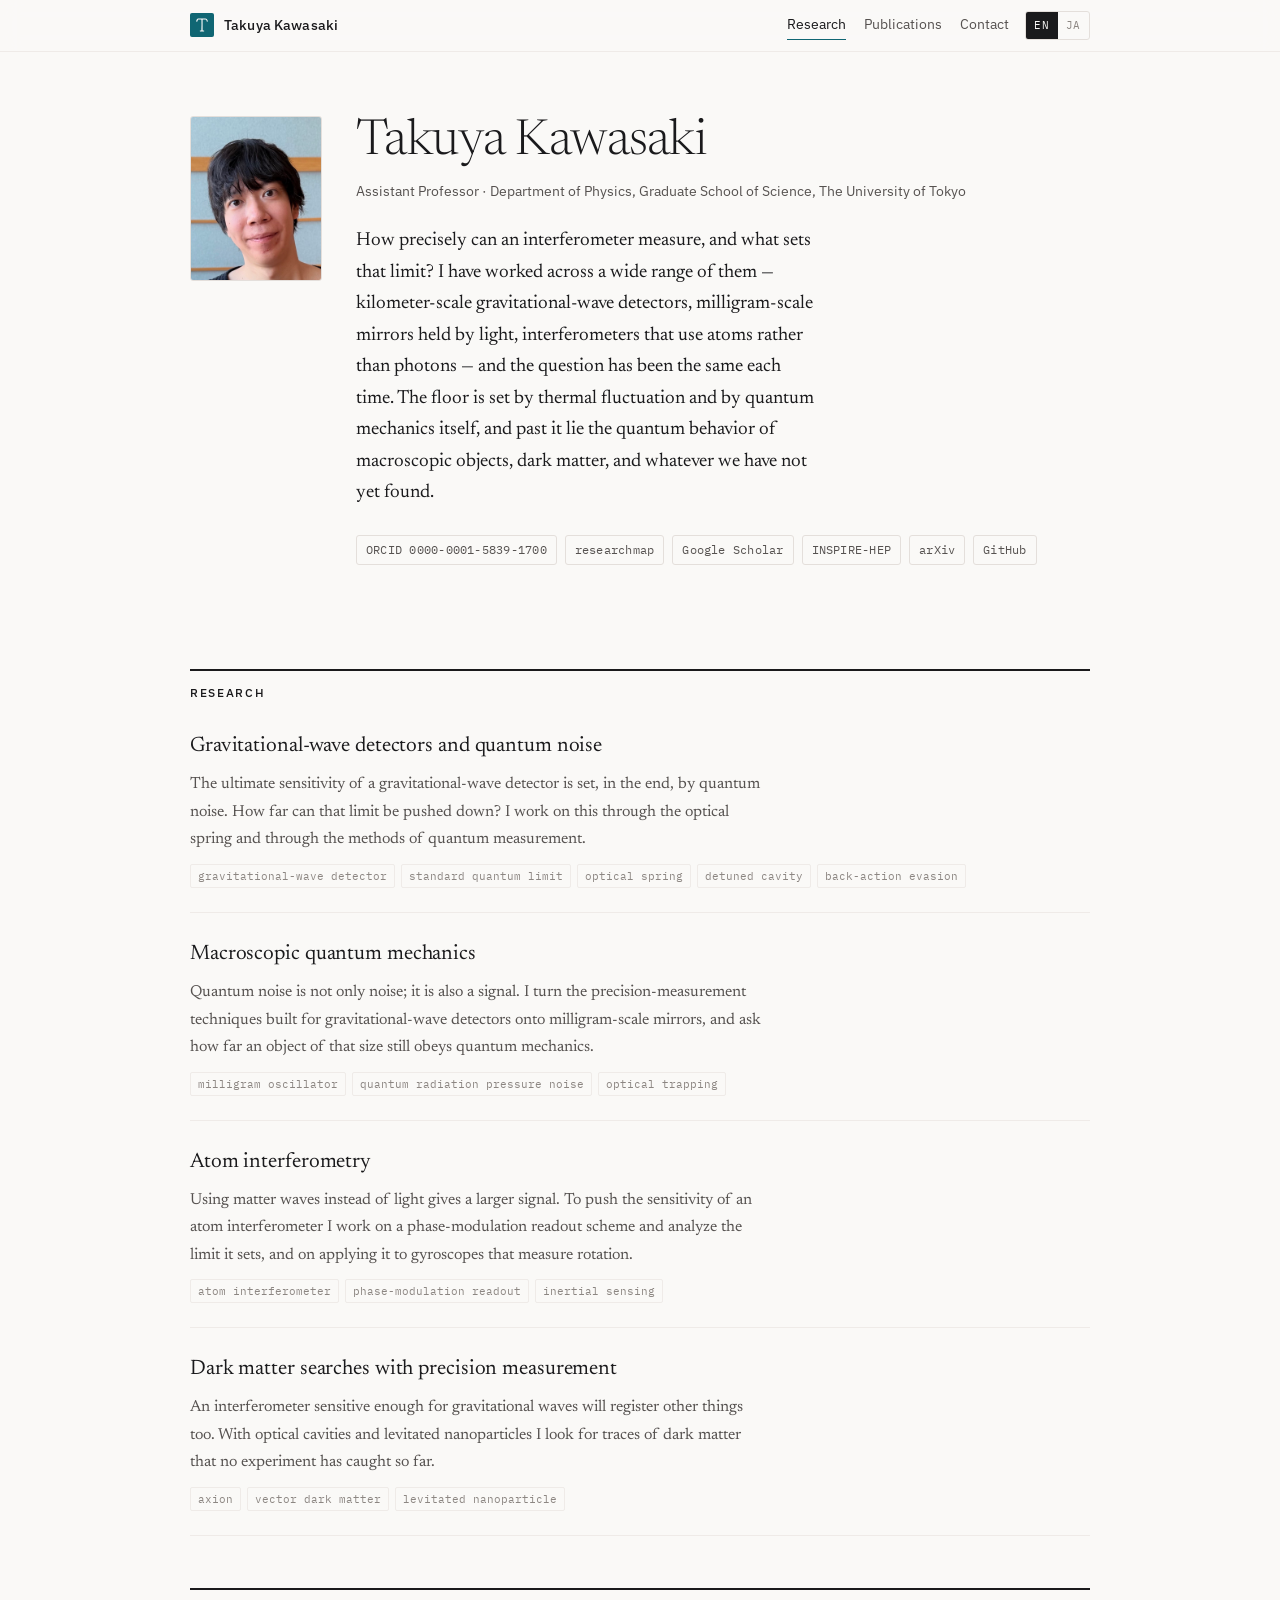
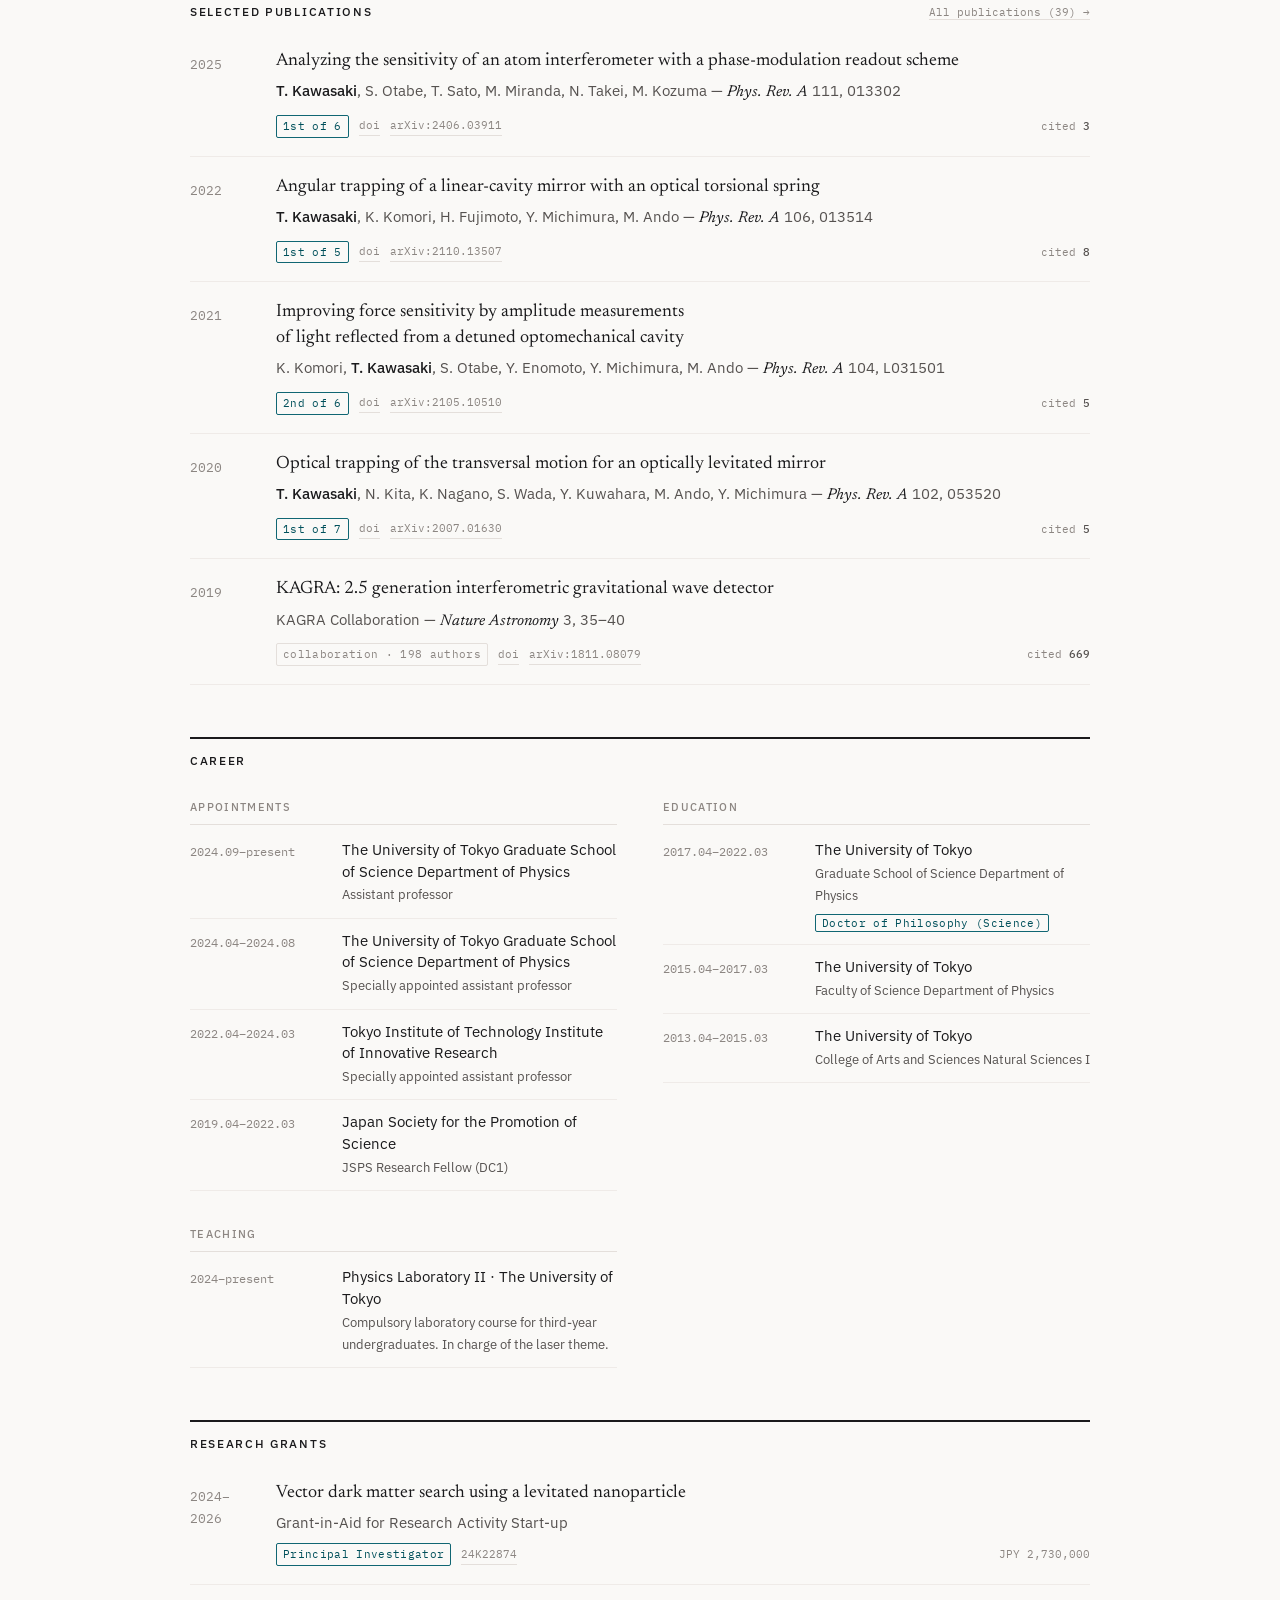
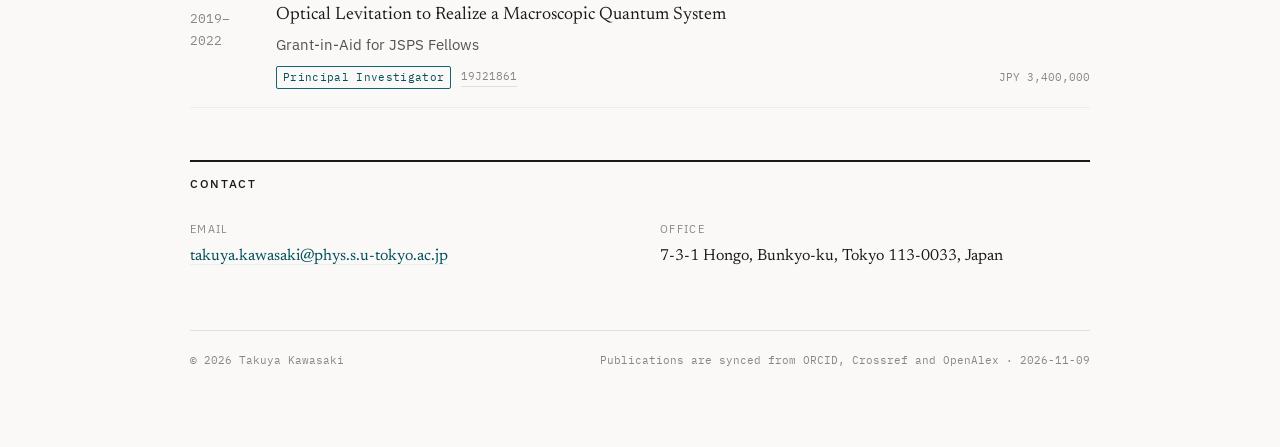
<file: index.html>
<!DOCTYPE html>
<html lang="en" data-accent="aomidori">
<!-- ============================================================
     このファイルは雛形です。直接編集してもトップページは変わりません。
     本文を直すのは  data/profile.json  と  data/selected.json 。
     そのあと  python3 tools/sync.py  を実行すると index.html が再生成されます。
     差し色を蘇芳に戻すときは、上の data-accent を "suou" にしてから再生成。
     ============================================================ -->
<head>
<meta charset="utf-8">
<meta name="viewport" content="width=device-width, initial-scale=1, viewport-fit=cover">
<title>Takuya Kawasaki · 川﨑 拓也</title>
<meta name="description" content="Takuya Kawasaki — Assistant Professor, The University of Tokyo. How precisely can an interferometer measure, and what sets that limit? I have worked across a wide range of them…">
<link rel="canonical" href="https://takuya-kawasaki.com/">
<meta property="og:type" content="profile">
<meta property="og:title" content="Takuya Kawasaki · 川﨑 拓也">
<meta property="og:description" content="Takuya Kawasaki — Assistant Professor, The University of Tokyo. How precisely can an interferometer measure, and what sets that limit? I have worked across a wide range of them…">
<meta property="og:url" content="https://takuya-kawasaki.com/">
<link rel="preconnect" href="https://fonts.googleapis.com">
<link rel="preconnect" href="https://fonts.gstatic.com" crossorigin>
<link rel="stylesheet" href="https://fonts.googleapis.com/css2?family=Newsreader:ital,opsz,wght@0,6..72,200..600;1,6..72,300..500&family=IBM+Plex+Sans:wght@400;500&family=IBM+Plex+Mono:wght@400;500&family=Zen+Old+Mincho:wght@400;700&family=Zen+Kaku+Gothic+New:wght@400;500&display=swap">
<link rel="icon" href="assets/favicon.svg" type="image/svg+xml">
<link rel="stylesheet" href="assets/site.css?v=078eec7c">
<script type="application/ld+json">{
 "@context": "https://schema.org",
 "@type": "Person",
 "name": "Takuya Kawasaki",
 "alternateName": [
  "川﨑 拓也",
  "川崎 拓也",
  "川﨑拓也",
  "川崎拓也",
  "カワサキ タクヤ"
 ],
 "jobTitle": "Assistant Professor",
 "email": "mailto:takuya.kawasaki@phys.s.u-tokyo.ac.jp",
 "url": "https://takuya-kawasaki.com/",
 "affiliation": {
  "@type": "Organization",
  "name": "Department of Physics, Graduate School of Science, The University of Tokyo"
 },
 "identifier": "https://orcid.org/0000-0001-5839-1700",
 "sameAs": [
  "https://orcid.org/0000-0001-5839-1700",
  "https://researchmap.jp/takuya_kawasaki",
  "https://scholar.google.com/citations?user=-ry0xrMAAAAJ",
  "https://inspirehep.net/authors/1926092",
  "https://arxiv.org/a/0000-0001-5839-1700",
  "https://github.com/tkawasaki-phys"
 ],
 "knowsAbout": [
  "Gravitational-wave detectors and quantum noise",
  "Macroscopic quantum mechanics",
  "Atom interferometry",
  "Dark matter searches with precision measurement",
  "gravitational-wave detector",
  "standard quantum limit",
  "optical spring",
  "detuned cavity",
  "back-action evasion",
  "milligram oscillator",
  "quantum radiation pressure noise",
  "optical trapping",
  "atom interferometer",
  "phase-modulation readout",
  "inertial sensing",
  "axion",
  "vector dark matter",
  "levitated nanoparticle"
 ]
}</script>
</head>
<body>
<header class="bar">
  <div class="bar-in">
    <a class="mark" href="index.html"><span class="seal" aria-hidden="true"><svg viewBox="0 0 24 24" fill="currentColor"><mask id="tkseal" maskUnits="userSpaceOnUse" x="0" y="0" width="24" height="24"><rect width="24" height="24" fill="#fff"/><path fill="#000" d="M10.3 17.5C9.9 17.5 9.7 17.8 9.7 18.1C9.7 18.4 10 18.6 10.3 18.6C10.8 18.6 11.5 18.6 12.1 18.6C12.7 18.6 13.2 18.6 13.7 18.6C13.7 18.6 13.7 18.6 13.8 18.6C14.1 18.6 14.3 18.3 14.3 18.1C14.3 17.7 14 17.5 13.7 17.5C13.4 17.5 13.3 17.6 13 17.6C12.8 17.6 12.6 17.4 12.6 17.2C12.6 15.7 12.6 13.4 12.6 11.3C12.6 9.5 12.6 7.8 12.6 6.7C12.6 6.4 12.7 6.4 13.9 6.4C16.2 6.4 16.2 6.4 16.8 8.4C16.8 8.7 17.1 8.8 17.3 8.8C17.5 8.8 17.8 8.6 17.8 8.3C17.8 8.2 17.8 8.1 17.8 8C17.3 6.2 16.9 5.4 15.3 5.4C15.2 5.4 15.2 5.4 15.1 5.4C14.2 5.4 13.1 5.4 11.9 5.4C10.8 5.4 9.7 5.4 8.8 5.4C8.8 5.4 8.7 5.4 8.7 5.4C7.7 5.4 7.1 5.8 6.7 6.6C6.4 7.5 6.2 8.2 6.2 8.3C6.2 8.6 6.5 8.8 6.7 8.8C6.9 8.8 7.2 8.7 7.3 8.4C7.8 6.6 8.2 6.4 8.7 6.4C9.3 6.4 9.9 6.4 10.4 6.4C11.4 6.4 11.4 6.4 11.4 6.7C11.5 7.7 11.5 9.3 11.5 10.9C11.5 13.2 11.4 15.7 11.4 17.2C11.4 17.4 11.2 17.6 11 17.6C10.8 17.6 10.6 17.5 10.3 17.5Z"/></mask><rect width="24" height="24" rx="2" mask="url(#tkseal)"/></svg></span><b data-en="Takuya Kawasaki" data-ja="川﨑 拓也">Takuya Kawasaki</b></a>
    <nav><a href="index.html#research" aria-current="page" data-en="Research" data-ja="研究">Research</a><a href="publications.html" data-en="Publications" data-ja="業績">Publications</a><a href="index.html#contact" data-en="Contact" data-ja="連絡先">Contact</a></nav>
    <div class="langs" role="group" aria-label="Language">
      <button class="langbtn" data-lang="en" aria-pressed="true">EN</button>
      <button class="langbtn" data-lang="ja" aria-pressed="false">JA</button>
    </div>
  </div>
</header>
<main id="top">
<div class="hero">
  <div class="portrait">
    <img src="assets/portrait.jpg?v=c11f28e4" alt="Takuya Kawasaki" width="640" height="800">
  </div>
  <div class="hero-txt">
    <h1 data-en="Takuya Kawasaki" data-ja="川﨑 拓也">Takuya Kawasaki</h1>
    <p class="role" data-en="Assistant Professor · Department of Physics, Graduate School of Science, The University of Tokyo" data-ja="助教 · 東京大学 大学院理学系研究科 物理学専攻">Assistant Professor · Department of Physics, Graduate School of Science, The University of Tokyo</p>
    <p class="statement" data-en="How precisely can an interferometer measure, and what sets that limit? I have worked across a wide range of them — kilometer-scale gravitational-wave detectors, milligram-scale mirrors held by light, interferometers that use atoms rather than photons — and the question has been the same each time. The floor is set by thermal fluctuation and by quantum mechanics itself, and past it lie the quantum behavior of macroscopic objects, dark matter, and whatever we have not yet found." data-ja="干渉計で測れる限界はどこにあり、それを決めているものは何か。重力波望遠鏡からミリグラムスケールの鏡、光のかわりに原子を使う干渉計まで、規模も手段もちがう装置をあつかってきましたが、問いはいつも同じでした。感度の底を決めているのは熱ゆらぎや量子力学そのもので、その先には巨視的な物体の量子性、ダークマター、まだ見つかっていない何かがあります。">How precisely can an interferometer measure, and what sets that limit? I have worked across a wide range of them — kilometer-scale gravitational-wave detectors, milligram-scale mirrors held by light, interferometers that use atoms rather than photons — and the question has been the same each time. The floor is set by thermal fluctuation and by quantum mechanics itself, and past it lie the quantum behavior of macroscopic objects, dark matter, and whatever we have not yet found.</p>
    <div class="ids"><a href="https://orcid.org/0000-0001-5839-1700" rel="noopener">ORCID 0000-0001-5839-1700</a><a href="https://researchmap.jp/takuya_kawasaki" rel="noopener">researchmap</a><a href="https://scholar.google.com/citations?user=-ry0xrMAAAAJ" rel="noopener">Google Scholar</a><a href="https://inspirehep.net/authors/1926092" rel="noopener">INSPIRE-HEP</a><a href="https://arxiv.org/a/0000-0001-5839-1700" rel="noopener">arXiv</a><a href="https://github.com/tkawasaki-phys" rel="noopener">GitHub</a></div>
  </div>
</div>
<section id="research" class="block"><div class="head"><h2 data-en="Research" data-ja="研究">Research</h2></div><div><article class="theme"><h3 data-en="Gravitational-wave detectors and quantum noise" data-ja="重力波望遠鏡と量子雑音">Gravitational-wave detectors and quantum noise</h3><p data-en="The ultimate sensitivity of a gravitational-wave detector is set, in the end, by quantum noise. How far can that limit be pushed down? I work on this through the optical spring and through the methods of quantum measurement." data-ja="重力波望遠鏡の究極的な感度は、最後には量子雑音で決まります。その限界をどう下げるのか。光ばねという現象や、量子測定の手法を使って研究しています。">The ultimate sensitivity of a gravitational-wave detector is set, in the end, by quantum noise. How far can that limit be pushed down? I work on this through the optical spring and through the methods of quantum measurement.</p><div class="keys"><span data-en="gravitational-wave detector" data-ja="重力波望遠鏡">gravitational-wave detector</span><span data-en="standard quantum limit" data-ja="標準量子限界">standard quantum limit</span><span data-en="optical spring" data-ja="光ばね">optical spring</span><span data-en="detuned cavity" data-ja="離調共振器">detuned cavity</span><span data-en="back-action evasion" data-ja="反作用回避">back-action evasion</span></div></article><article class="theme"><h3 data-en="Macroscopic quantum mechanics" data-ja="巨視的量子力学">Macroscopic quantum mechanics</h3><p data-en="Quantum noise is not only noise; it is also a signal. I turn the precision-measurement techniques built for gravitational-wave detectors onto milligram-scale mirrors, and ask how far an object of that size still obeys quantum mechanics." data-ja="量子雑音は雑音であると同時に、信号でもあります。重力波望遠鏡で培った精密測定の技術をミリグラムスケールの鏡に向け、この大きさの物体がどこまで量子力学に従うのかを調べています。">Quantum noise is not only noise; it is also a signal. I turn the precision-measurement techniques built for gravitational-wave detectors onto milligram-scale mirrors, and ask how far an object of that size still obeys quantum mechanics.</p><div class="keys"><span data-en="milligram oscillator" data-ja="ミリグラム振動子">milligram oscillator</span><span data-en="quantum radiation pressure noise" data-ja="量子輻射圧ゆらぎ">quantum radiation pressure noise</span><span data-en="optical trapping" data-ja="光トラップ">optical trapping</span></div></article><article class="theme"><h3 data-en="Atom interferometry" data-ja="原子干渉計">Atom interferometry</h3><p data-en="Using matter waves instead of light gives a larger signal. To push the sensitivity of an atom interferometer I work on a phase-modulation readout scheme and analyze the limit it sets, and on applying it to gyroscopes that measure rotation." data-ja="光のかわりに物質波を使うと、より大きな信号が得られます。原子干渉計の感度を上げるため、位相変調による読み出し方式を考え、その感度限界を解析しています。回転を測るジャイロスコープへの応用にも取り組んでいます。">Using matter waves instead of light gives a larger signal. To push the sensitivity of an atom interferometer I work on a phase-modulation readout scheme and analyze the limit it sets, and on applying it to gyroscopes that measure rotation.</p><div class="keys"><span data-en="atom interferometer" data-ja="原子干渉計">atom interferometer</span><span data-en="phase-modulation readout" data-ja="位相変調読み出し">phase-modulation readout</span><span data-en="inertial sensing" data-ja="慣性センサ">inertial sensing</span></div></article><article class="theme"><h3 data-en="Dark matter searches with precision measurement" data-ja="精密測定によるダークマター探索">Dark matter searches with precision measurement</h3><p data-en="An interferometer sensitive enough for gravitational waves will register other things too. With optical cavities and levitated nanoparticles I look for traces of dark matter that no experiment has caught so far." data-ja="重力波をとらえられるほど高感度な干渉計は、ほかのものにも反応します。光共振器や浮揚ナノ粒子を使って、まだどの実験もとらえていないダークマターの痕跡を探しています。">An interferometer sensitive enough for gravitational waves will register other things too. With optical cavities and levitated nanoparticles I look for traces of dark matter that no experiment has caught so far.</p><div class="keys"><span data-en="axion" data-ja="アクシオン">axion</span><span data-en="vector dark matter" data-ja="ベクトルダークマター">vector dark matter</span><span data-en="levitated nanoparticle" data-ja="浮揚ナノ粒子">levitated nanoparticle</span></div></article></div></section>
<section id="publications" class="block"><div class="head"><h2 data-en="Selected publications" data-ja="主要業績">Selected publications</h2><span class="side"><a href="publications.html" data-en="All publications (39) →" data-ja="業績一覧（39 件）→">All publications (39) →</a></span></div><ol class="ledger"><li class="pub">
  <div class="pub-year">2025</div>
  <div>
    <h3 class="pub-title">Analyzing the sensitivity of an atom interferometer with a phase-modulation readout scheme</h3>
    <p class="pub-meta"><span class="me">T. Kawasaki</span>, S. Otabe, T. Sato, M. Miranda, N. Takei, M. Kozuma &mdash; <em>Phys. Rev. A</em> 111, 013302</p>
    <div class="pub-tail"><span class="pos">1st of 6</span><a href="https://doi.org/10.1103/physreva.111.013302" rel="noopener">doi</a><a href="https://arxiv.org/abs/2406.03911" rel="noopener">arXiv:2406.03911</a><span class="cited">cited <b>3</b></span></div>
  </div>
</li><li class="pub">
  <div class="pub-year">2022</div>
  <div>
    <h3 class="pub-title">Angular trapping of a linear-cavity mirror with an optical torsional spring</h3>
    <p class="pub-meta"><span class="me">T. Kawasaki</span>, K. Komori, H. Fujimoto, Y. Michimura, M. Ando &mdash; <em>Phys. Rev. A</em> 106, 013514</p>
    <div class="pub-tail"><span class="pos">1st of 5</span><a href="https://doi.org/10.1103/physreva.106.013514" rel="noopener">doi</a><a href="https://arxiv.org/abs/2110.13507" rel="noopener">arXiv:2110.13507</a><span class="cited">cited <b>8</b></span></div>
  </div>
</li><li class="pub">
  <div class="pub-year">2021</div>
  <div>
    <h3 class="pub-title">Improving force sensitivity by amplitude measurements of light reflected from a detuned optomechanical cavity</h3>
    <p class="pub-meta">K. Komori, <span class="me">T. Kawasaki</span>, S. Otabe, Y. Enomoto, Y. Michimura, M. Ando &mdash; <em>Phys. Rev. A</em> 104, L031501</p>
    <div class="pub-tail"><span class="pos">2nd of 6</span><a href="https://doi.org/10.1103/physreva.104.l031501" rel="noopener">doi</a><a href="https://arxiv.org/abs/2105.10510" rel="noopener">arXiv:2105.10510</a><span class="cited">cited <b>5</b></span></div>
  </div>
</li><li class="pub">
  <div class="pub-year">2020</div>
  <div>
    <h3 class="pub-title">Optical trapping of the transversal motion for an optically levitated mirror</h3>
    <p class="pub-meta"><span class="me">T. Kawasaki</span>, N. Kita, K. Nagano, S. Wada, Y. Kuwahara, M. Ando, Y. Michimura &mdash; <em>Phys. Rev. A</em> 102, 053520</p>
    <div class="pub-tail"><span class="pos">1st of 7</span><a href="https://doi.org/10.1103/physreva.102.053520" rel="noopener">doi</a><a href="https://arxiv.org/abs/2007.01630" rel="noopener">arXiv:2007.01630</a><span class="cited">cited <b>5</b></span></div>
  </div>
</li><li class="pub">
  <div class="pub-year">2019</div>
  <div>
    <h3 class="pub-title">KAGRA: 2.5 generation interferometric gravitational wave detector</h3>
    <p class="pub-meta">KAGRA Collaboration &mdash; <em>Nature Astronomy</em> 3, 35–40</p>
    <div class="pub-tail"><span class="collab">collaboration &middot; 198 authors</span><a href="https://doi.org/10.1038/s41550-018-0658-y" rel="noopener">doi</a><a href="https://arxiv.org/abs/1811.08079" rel="noopener">arXiv:1811.08079</a><span class="cited">cited <b>669</b></span></div>
  </div>
</li></ol></section>
<section id="career" class="block"><div class="head"><h2 data-en="Career" data-ja="経歴">Career</h2></div><div class="cv-cols"><div class="cv-group"><h3 class="subhead" data-en="Appointments" data-ja="職歴">Appointments</h3><ol class="cvlist"><li class="cv"><div class="cv-when">2024.09&ndash;<span data-en="present" data-ja="現在">present</span></div><div><p class="cv-what" data-en="The University of Tokyo Graduate School of Science Department of Physics" data-ja="東京大学 大学院理学系研究科 物理学専攻">The University of Tokyo Graduate School of Science Department of Physics</p><p class="cv-sub" data-en="Assistant professor" data-ja="助教">Assistant professor</p></div></li><li class="cv"><div class="cv-when">2024.04&ndash;2024.08</div><div><p class="cv-what" data-en="The University of Tokyo Graduate School of Science Department of Physics" data-ja="東京大学 大学院理学系研究科 物理学専攻">The University of Tokyo Graduate School of Science Department of Physics</p><p class="cv-sub" data-en="Specially appointed assistant professor" data-ja="特任助教">Specially appointed assistant professor</p></div></li><li class="cv"><div class="cv-when">2022.04&ndash;2024.03</div><div><p class="cv-what" data-en="Tokyo Institute of Technology Institute of Innovative Research" data-ja="東京工業大学 科学技術創成研究院">Tokyo Institute of Technology Institute of Innovative Research</p><p class="cv-sub" data-en="Specially appointed assistant professor" data-ja="特任助教">Specially appointed assistant professor</p></div></li><li class="cv"><div class="cv-when">2019.04&ndash;2022.03</div><div><p class="cv-what" data-en="Japan Society for the Promotion of Science" data-ja="独立行政法人日本学術振興会">Japan Society for the Promotion of Science</p><p class="cv-sub" data-en="JSPS Research Fellow (DC1)" data-ja="特別研究員（DC1）">JSPS Research Fellow (DC1)</p></div></li></ol></div><div class="cv-group"><h3 class="subhead" data-en="Education" data-ja="学歴">Education</h3><ol class="cvlist"><li class="cv"><div class="cv-when">2017.04&ndash;2022.03</div><div><p class="cv-what" data-en="The University of Tokyo" data-ja="東京大学">The University of Tokyo</p><p class="cv-sub" data-en="Graduate School of Science Department of Physics" data-ja="大学院理学系研究科 物理学専攻">Graduate School of Science Department of Physics</p><p class="cv-badge"><span class="pos only-en">Doctor of Philosophy (Science)</span><span class="pos only-ja">博士（理学）</span></p></div></li><li class="cv"><div class="cv-when">2015.04&ndash;2017.03</div><div><p class="cv-what" data-en="The University of Tokyo" data-ja="東京大学">The University of Tokyo</p><p class="cv-sub" data-en="Faculty of Science Department of Physics" data-ja="理学部 物理学科">Faculty of Science Department of Physics</p></div></li><li class="cv"><div class="cv-when">2013.04&ndash;2015.03</div><div><p class="cv-what" data-en="The University of Tokyo" data-ja="東京大学">The University of Tokyo</p><p class="cv-sub" data-en="College of Arts and Sciences Natural Sciences I" data-ja="教養学部 理科一類">College of Arts and Sciences Natural Sciences I</p></div></li></ol></div><div class="cv-group"><h3 class="subhead" data-en="Teaching" data-ja="教育">Teaching</h3><ol class="cvlist"><li class="cv"><div class="cv-when">2024&ndash;<span data-en="present" data-ja="現在">present</span></div><div><p class="cv-what" data-en="Physics Laboratory II · The University of Tokyo" data-ja="物理学実験II（東京大学）">Physics Laboratory II · The University of Tokyo</p><p class="cv-sub" data-en="Compulsory laboratory course for third-year undergraduates. In charge of the laser theme." data-ja="学部3年生必修の実験演習。「レーザー」テーマの担当教員。">Compulsory laboratory course for third-year undergraduates. In charge of the laser theme.</p></div></li></ol></div></div></section>
<section id="grants" class="block"><div class="head"><h2 data-en="Research grants" data-ja="研究費">Research grants</h2></div><ol class="ledger"><li class="pub">
  <div class="pub-year">2024&ndash;2026</div>
  <div>
    <h3 class="pub-title" data-en="Vector dark matter search using a levitated nanoparticle" data-ja="浮揚ナノ粒子によるベクトルダークマター探査">Vector dark matter search using a levitated nanoparticle</h3>
    <p class="pub-meta" data-en="Grant-in-Aid for Research Activity Start-up" data-ja="研究活動スタート支援">Grant-in-Aid for Research Activity Start-up</p>
    <div class="pub-tail"><span class="pos" data-en="Principal Investigator" data-ja="研究代表者">Principal Investigator</span><a href="https://kaken.nii.ac.jp/ja/grant/KAKENHI-PROJECT-24K22874/" rel="noopener">24K22874</a><span class="cited" data-en="JPY 2,730,000" data-ja="273万円">JPY 2,730,000</span></div>
  </div>
</li><li class="pub">
  <div class="pub-year">2019&ndash;2022</div>
  <div>
    <h3 class="pub-title" data-en="Optical Levitation to Realize a Macroscopic Quantum System" data-ja="鏡の光学浮上による巨視的量子系の実現">Optical Levitation to Realize a Macroscopic Quantum System</h3>
    <p class="pub-meta" data-en="Grant-in-Aid for JSPS Fellows" data-ja="特別研究員奨励費">Grant-in-Aid for JSPS Fellows</p>
    <div class="pub-tail"><span class="pos" data-en="Principal Investigator" data-ja="研究代表者">Principal Investigator</span><a href="https://kaken.nii.ac.jp/ja/grant/KAKENHI-PROJECT-19J21861/" rel="noopener">19J21861</a><span class="cited" data-en="JPY 3,400,000" data-ja="340万円">JPY 3,400,000</span></div>
  </div>
</li></ol></section>

<section id="contact" class="block"><div class="head"><h2 data-en="Contact" data-ja="連絡先">Contact</h2></div><dl class="contact"><div><dt data-en="Email" data-ja="メール">Email</dt><dd><a href="mailto:takuya.kawasaki@phys.s.u-tokyo.ac.jp">takuya.kawasaki@phys.s.u-tokyo.ac.jp</a></dd></div><div><dt data-en="Office" data-ja="所在地">Office</dt><dd data-en="7-3-1 Hongo, Bunkyo-ku, Tokyo 113-0033, Japan" data-ja="〒113-0033 東京都文京区本郷 7-3-1">7-3-1 Hongo, Bunkyo-ku, Tokyo 113-0033, Japan</dd></div></dl></section>
<footer>
  <span data-en="© 2026 Takuya Kawasaki" data-ja="© 2026 川﨑 拓也">© 2026 Takuya Kawasaki</span>
  <span class="sync"><span data-en="Publications are synced from ORCID, Crossref and OpenAlex" data-ja="業績は ORCID・Crossref・OpenAlex から自動同期しています">Publications are synced from ORCID, Crossref and OpenAlex</span> &middot; 2026-11-09</span>
</footer>
</main>
<script src="assets/site.js?v=5bf20b94"></script>
</body>
</html>
</file>
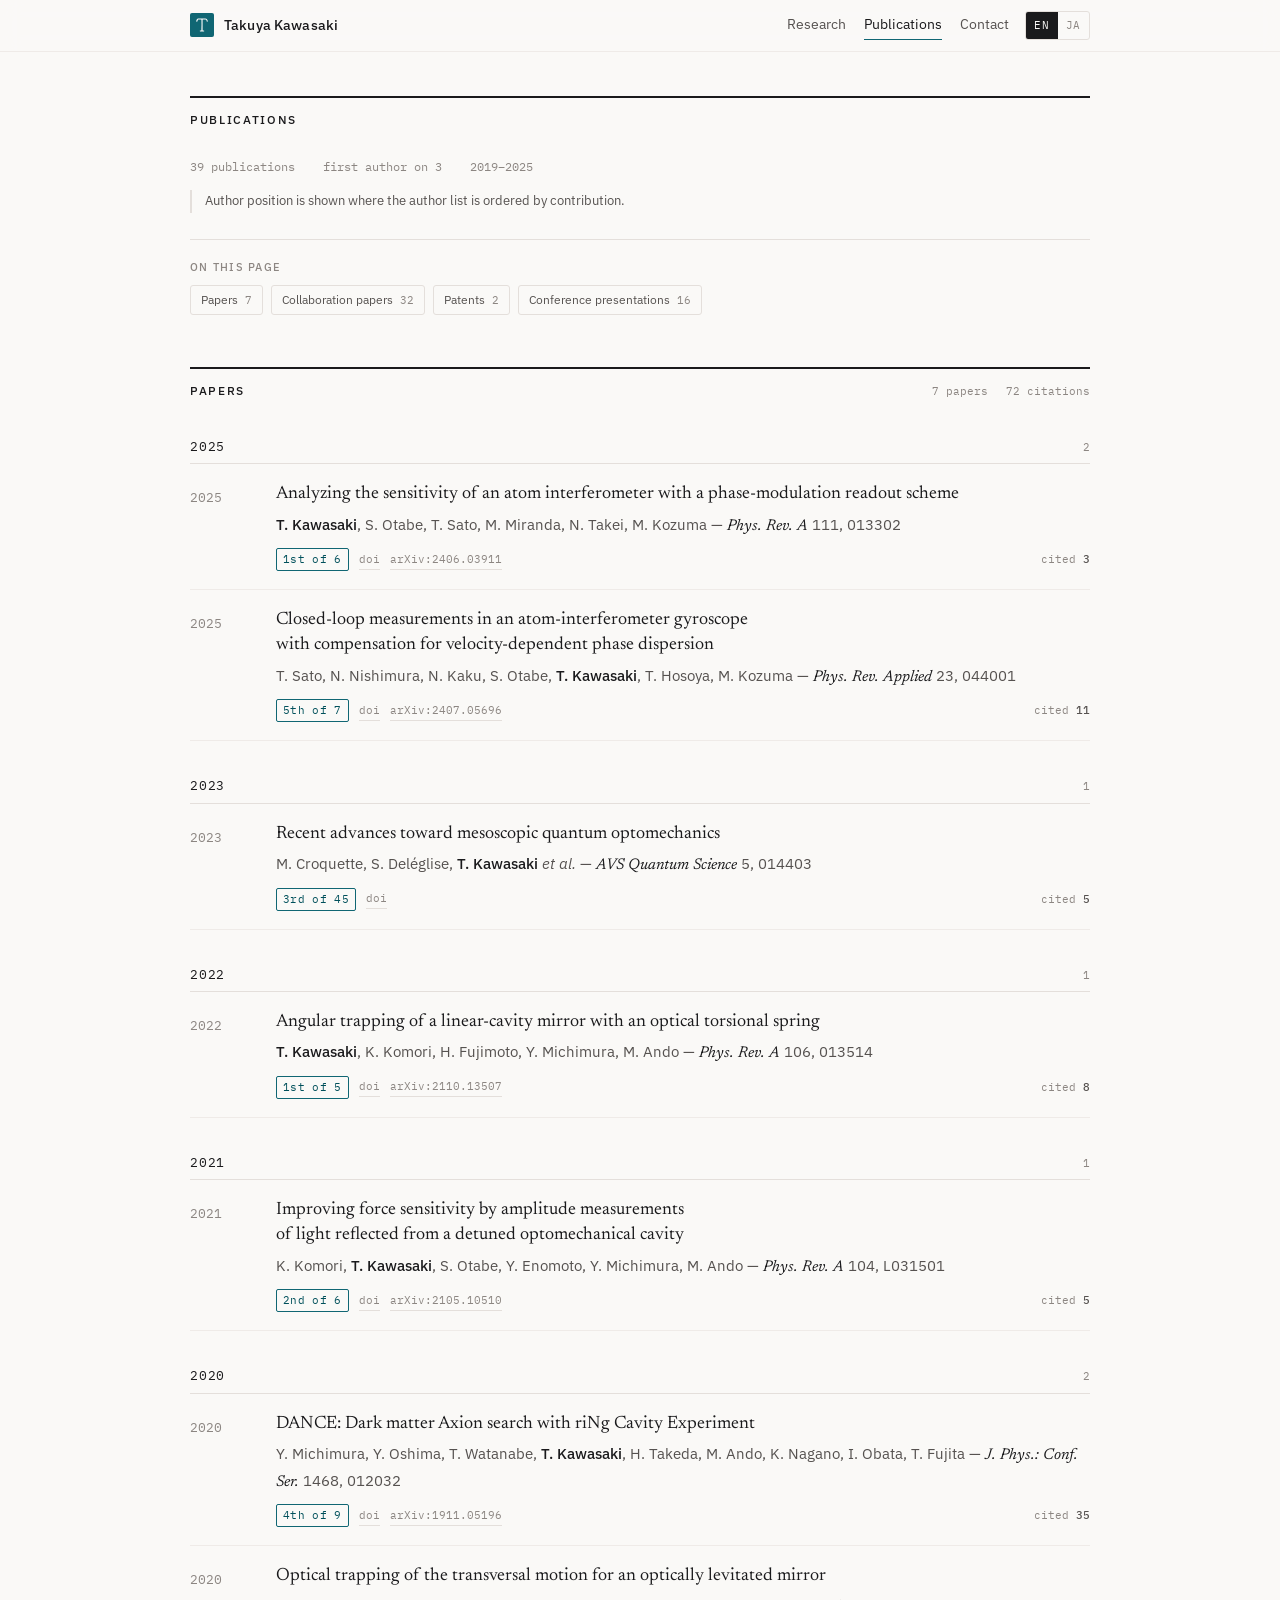
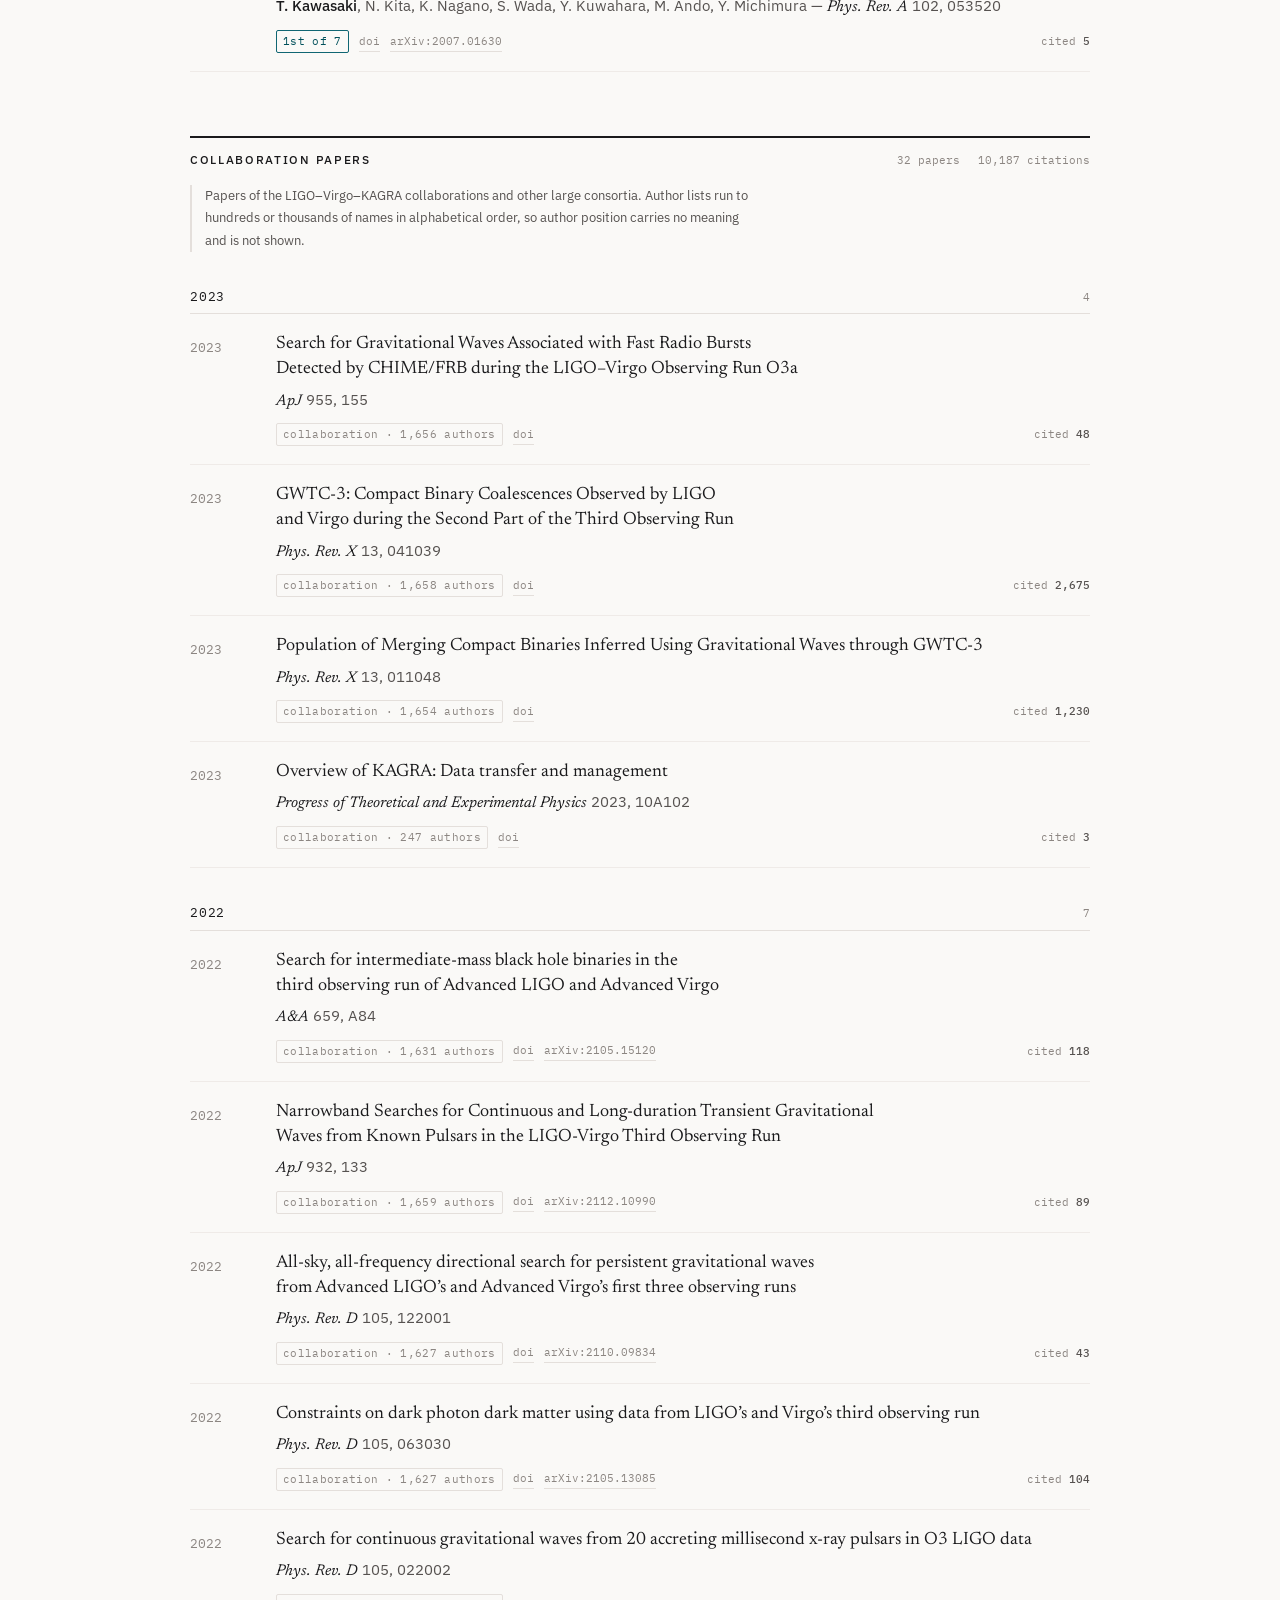
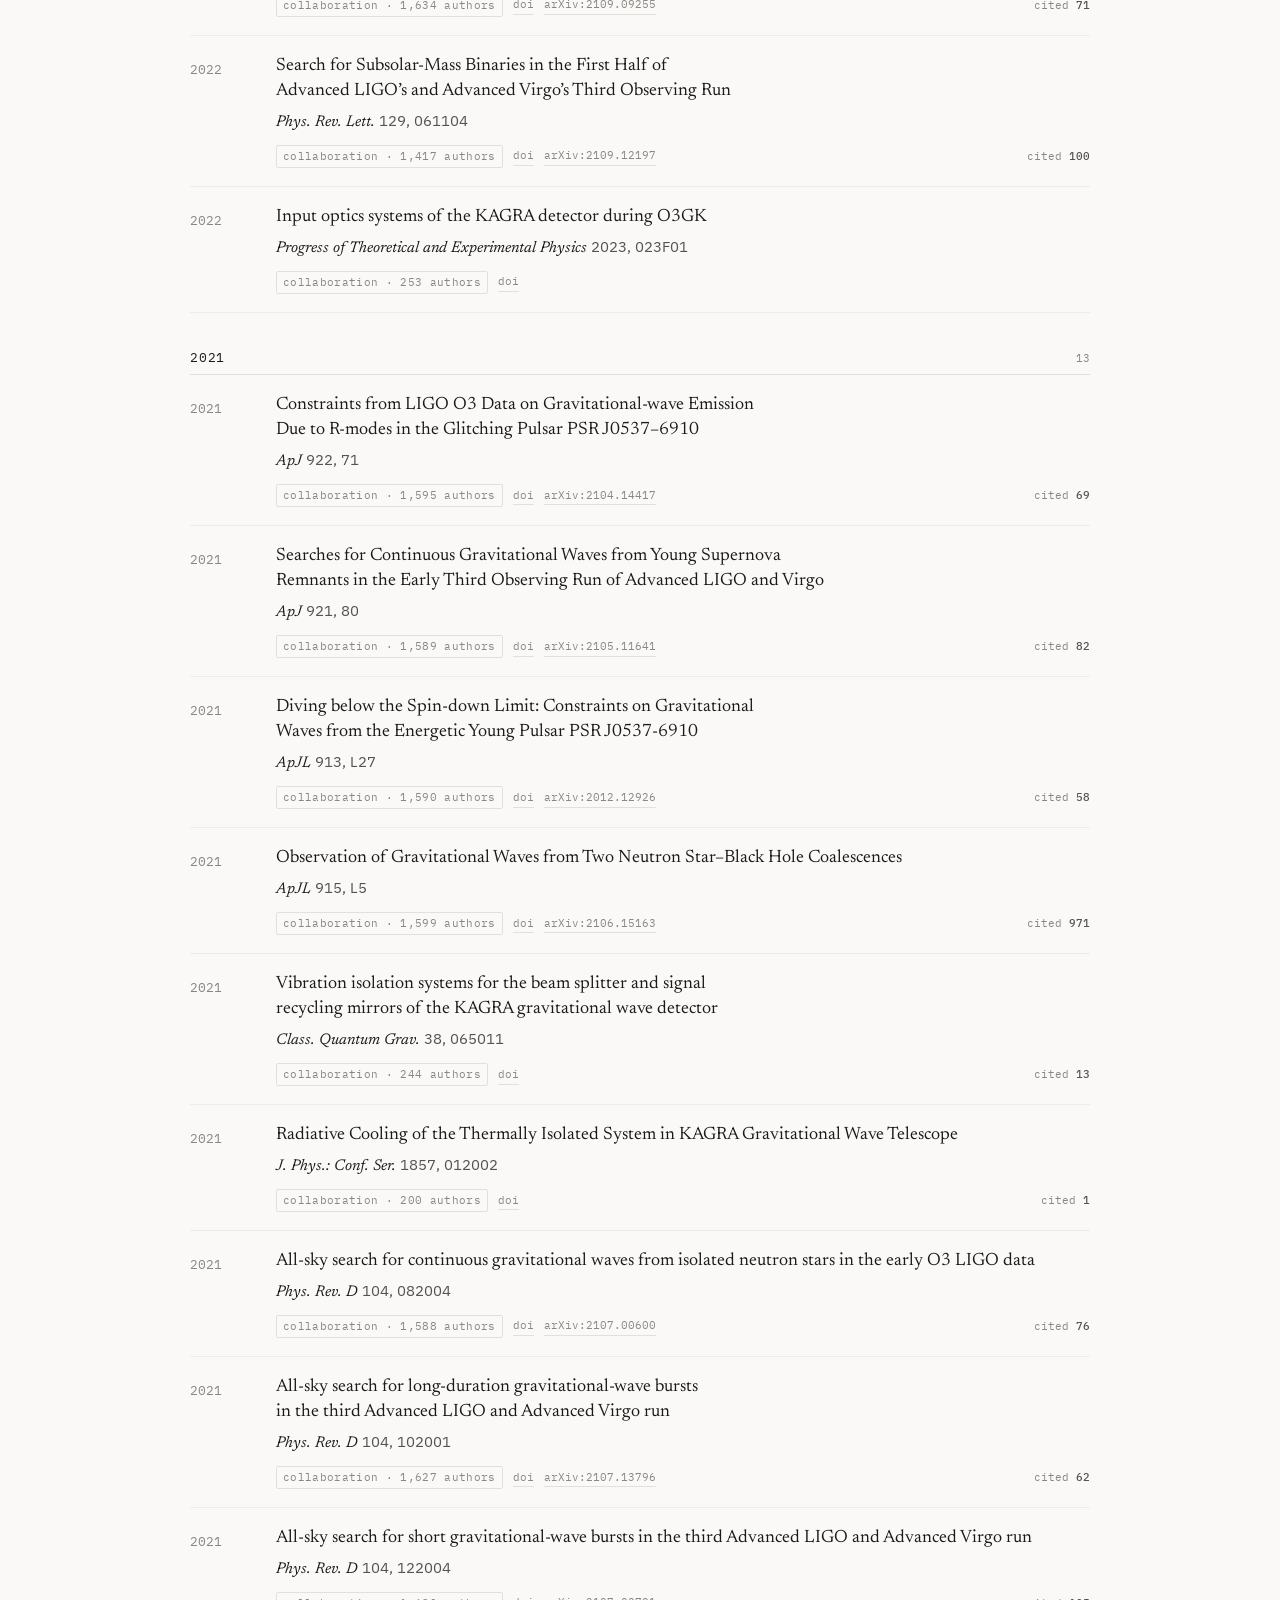
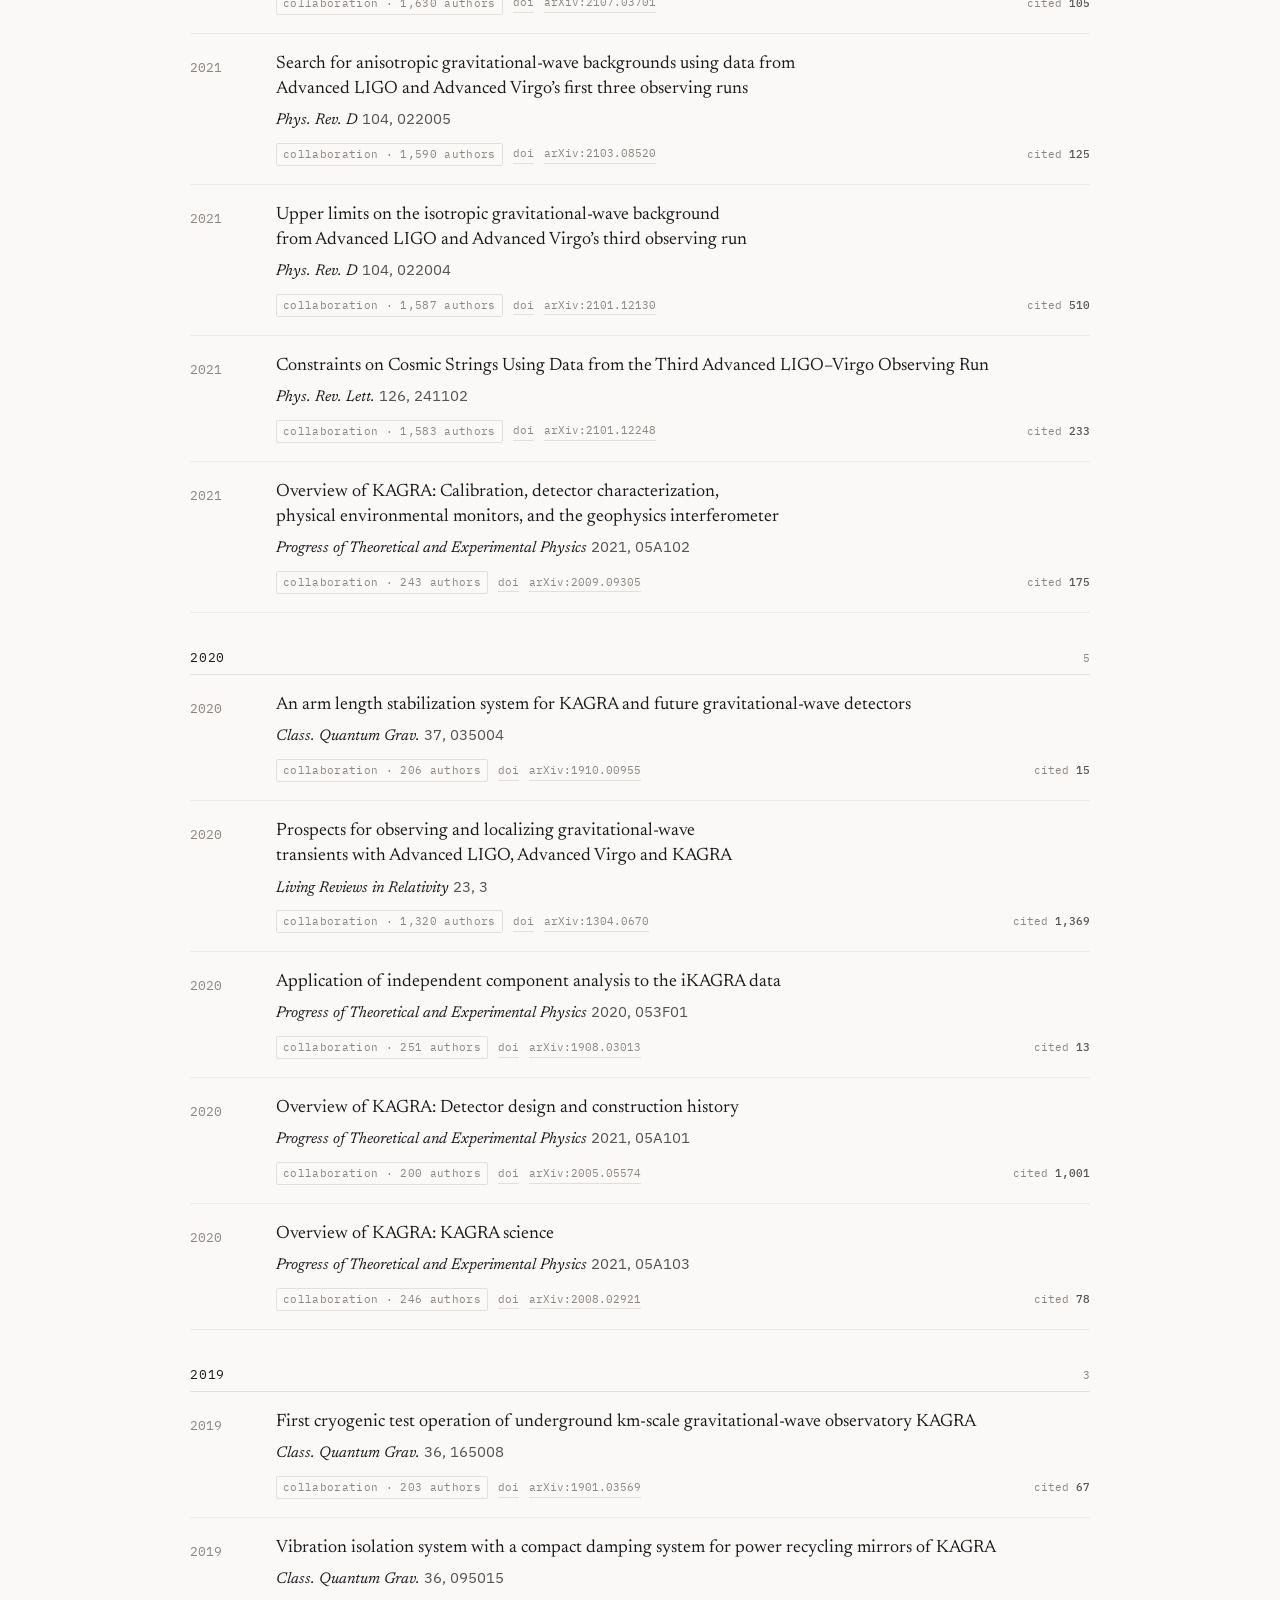
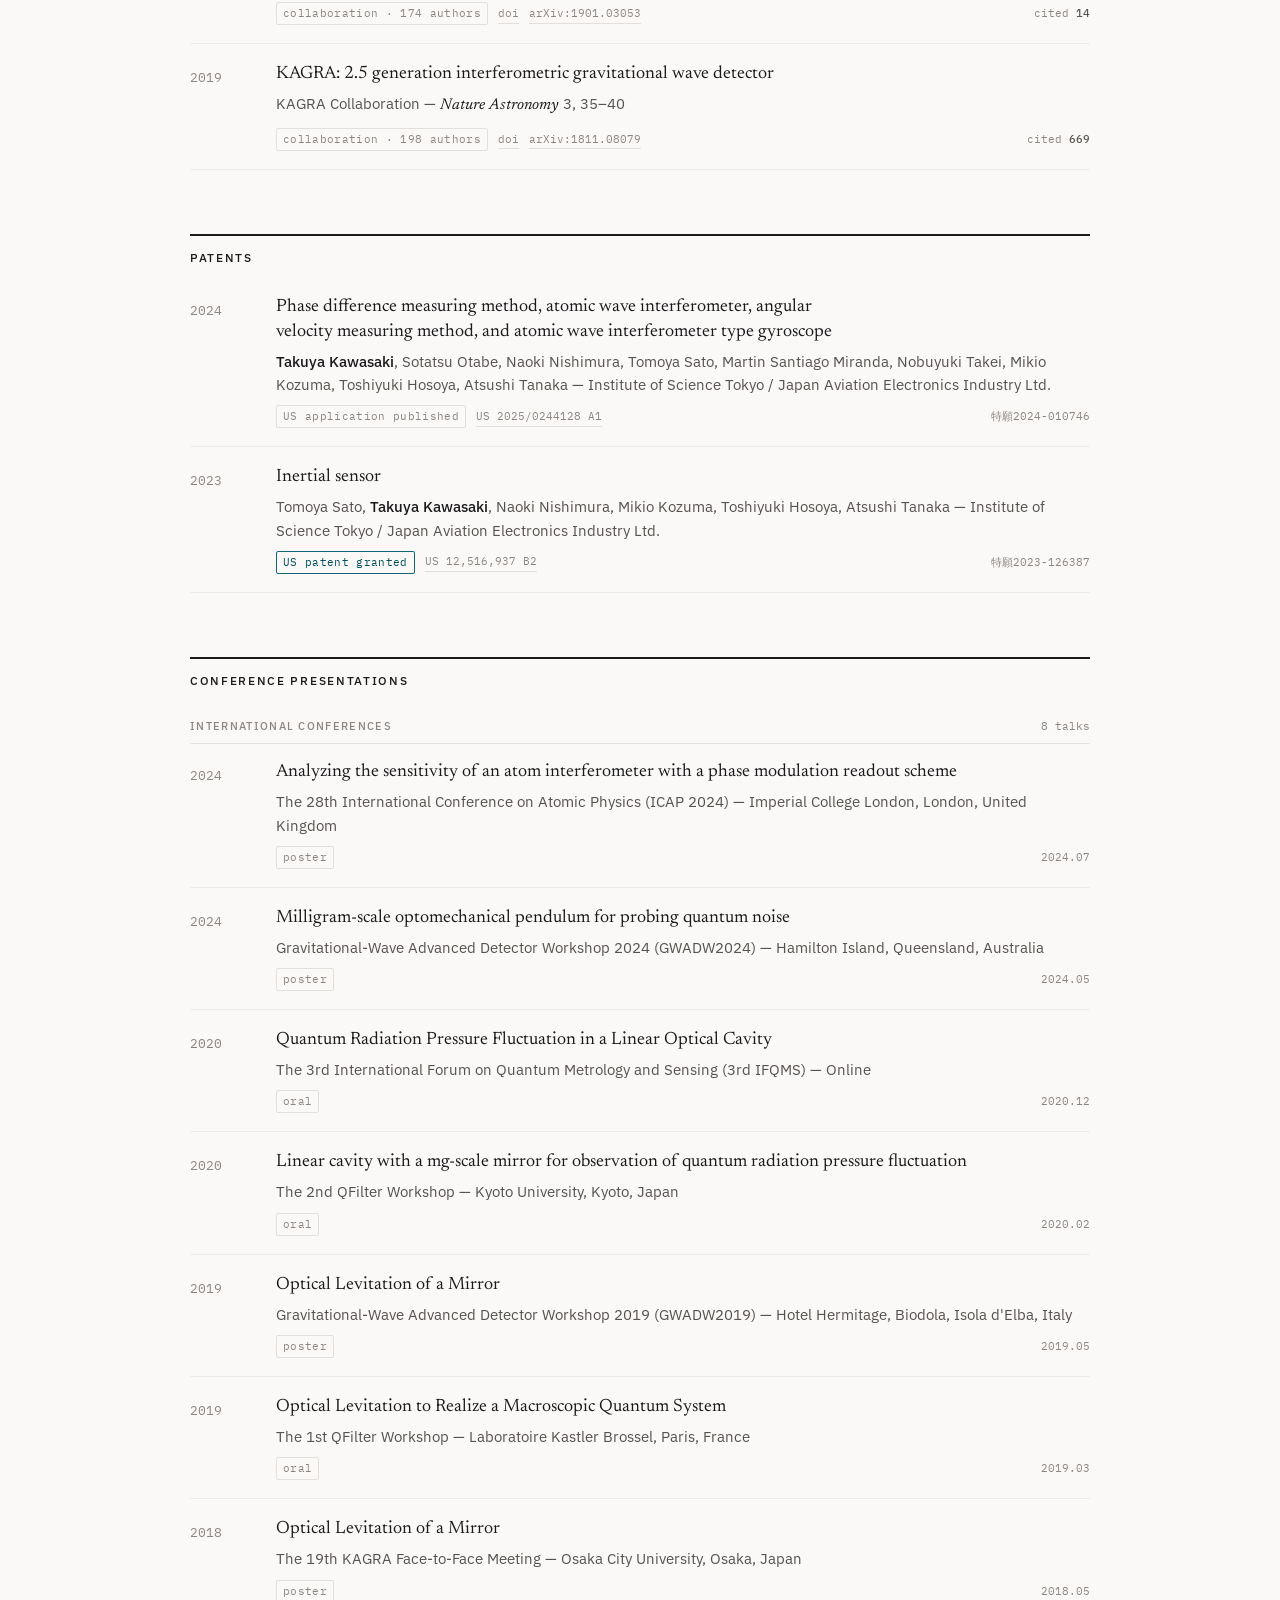
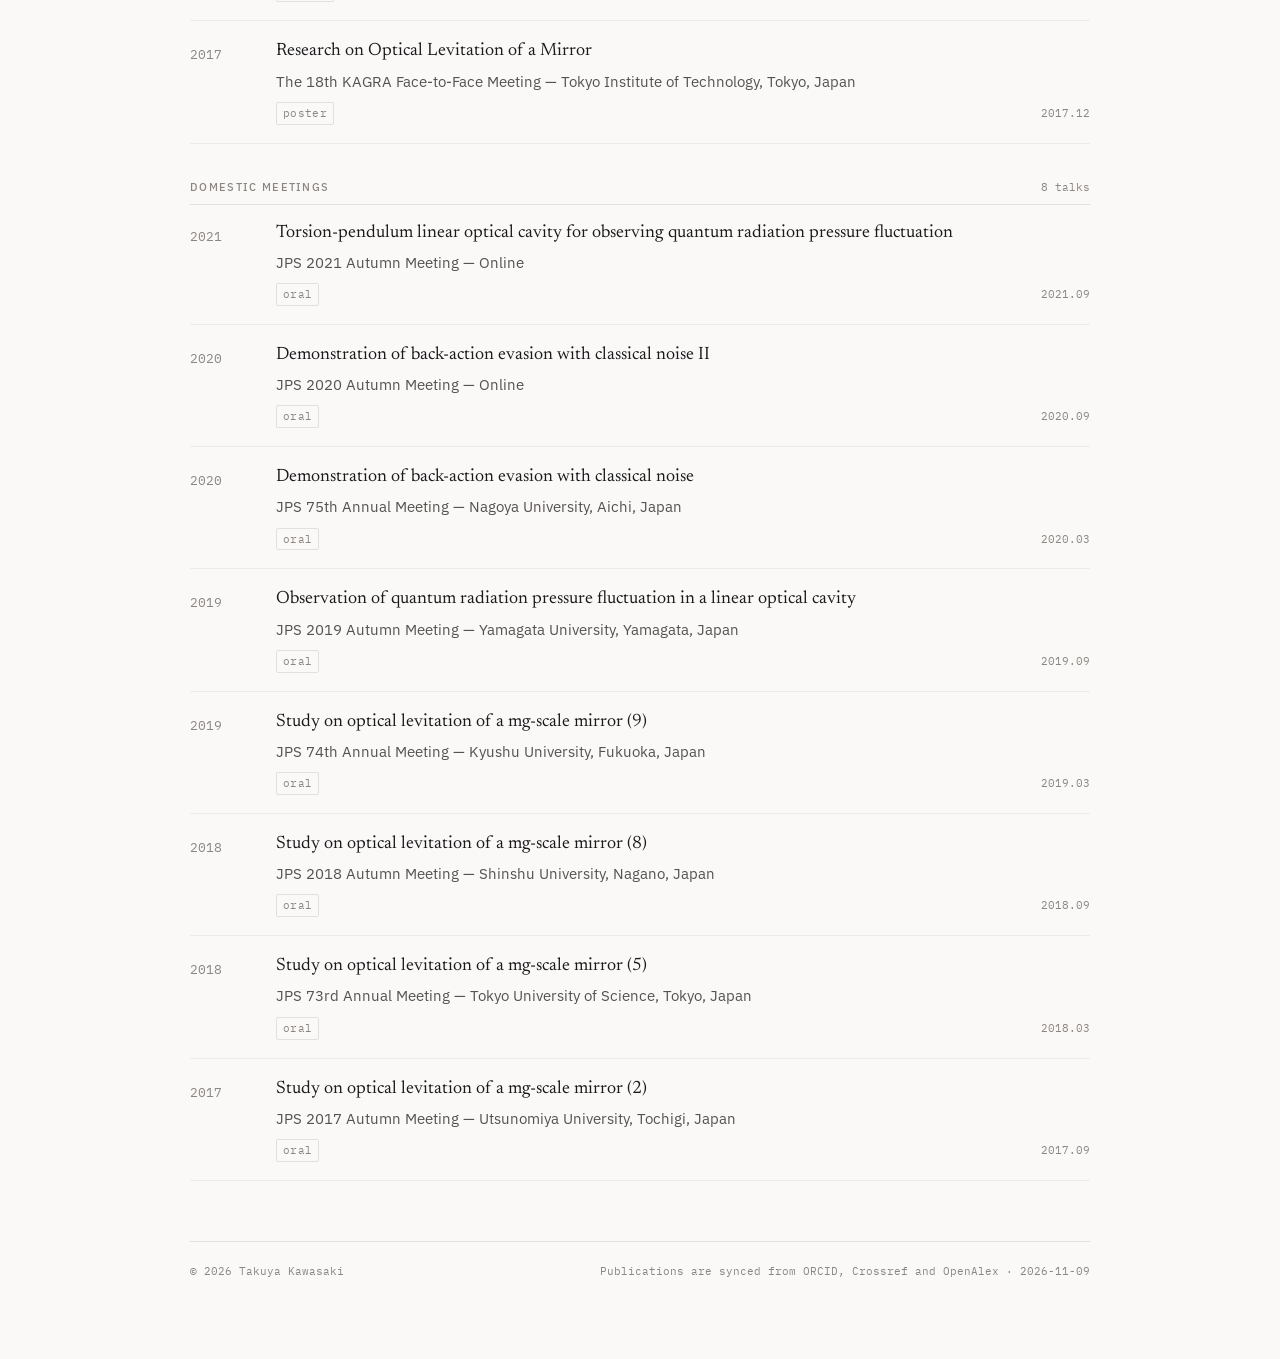
<file: publications.html>
<!DOCTYPE html>
<html lang="en" data-accent="aomidori">
<!-- 雛形。中身は tools/sync.py が data/ から生成します。直接編集しないでください。 -->
<head>
<meta charset="utf-8">
<meta name="viewport" content="width=device-width, initial-scale=1, viewport-fit=cover">
<title>Publications · Takuya Kawasaki</title>
<meta name="description" content="Complete publication list of Takuya Kawasaki (39 items), generated from ORCID 0000-0001-5839-1700.">
<link rel="canonical" href="https://takuya-kawasaki.com/publications.html">
<meta property="og:type" content="website">
<meta property="og:title" content="Publications · Takuya Kawasaki">
<meta property="og:description" content="Complete publication list of Takuya Kawasaki (39 items), generated from ORCID 0000-0001-5839-1700.">
<link rel="preconnect" href="https://fonts.googleapis.com">
<link rel="preconnect" href="https://fonts.gstatic.com" crossorigin>
<link rel="stylesheet" href="https://fonts.googleapis.com/css2?family=Newsreader:ital,opsz,wght@0,6..72,200..600;1,6..72,300..500&family=IBM+Plex+Sans:wght@400;500&family=IBM+Plex+Mono:wght@400;500&family=Zen+Old+Mincho:wght@400;700&family=Zen+Kaku+Gothic+New:wght@400;500&display=swap">
<link rel="icon" href="assets/favicon.svg" type="image/svg+xml">
<link rel="stylesheet" href="assets/site.css?v=078eec7c">
</head>
<body>
<header class="bar">
  <div class="bar-in">
    <a class="mark" href="index.html"><span class="seal" aria-hidden="true"><svg viewBox="0 0 24 24" fill="currentColor"><mask id="tkseal" maskUnits="userSpaceOnUse" x="0" y="0" width="24" height="24"><rect width="24" height="24" fill="#fff"/><path fill="#000" d="M10.3 17.5C9.9 17.5 9.7 17.8 9.7 18.1C9.7 18.4 10 18.6 10.3 18.6C10.8 18.6 11.5 18.6 12.1 18.6C12.7 18.6 13.2 18.6 13.7 18.6C13.7 18.6 13.7 18.6 13.8 18.6C14.1 18.6 14.3 18.3 14.3 18.1C14.3 17.7 14 17.5 13.7 17.5C13.4 17.5 13.3 17.6 13 17.6C12.8 17.6 12.6 17.4 12.6 17.2C12.6 15.7 12.6 13.4 12.6 11.3C12.6 9.5 12.6 7.8 12.6 6.7C12.6 6.4 12.7 6.4 13.9 6.4C16.2 6.4 16.2 6.4 16.8 8.4C16.8 8.7 17.1 8.8 17.3 8.8C17.5 8.8 17.8 8.6 17.8 8.3C17.8 8.2 17.8 8.1 17.8 8C17.3 6.2 16.9 5.4 15.3 5.4C15.2 5.4 15.2 5.4 15.1 5.4C14.2 5.4 13.1 5.4 11.9 5.4C10.8 5.4 9.7 5.4 8.8 5.4C8.8 5.4 8.7 5.4 8.7 5.4C7.7 5.4 7.1 5.8 6.7 6.6C6.4 7.5 6.2 8.2 6.2 8.3C6.2 8.6 6.5 8.8 6.7 8.8C6.9 8.8 7.2 8.7 7.3 8.4C7.8 6.6 8.2 6.4 8.7 6.4C9.3 6.4 9.9 6.4 10.4 6.4C11.4 6.4 11.4 6.4 11.4 6.7C11.5 7.7 11.5 9.3 11.5 10.9C11.5 13.2 11.4 15.7 11.4 17.2C11.4 17.4 11.2 17.6 11 17.6C10.8 17.6 10.6 17.5 10.3 17.5Z"/></mask><rect width="24" height="24" rx="2" mask="url(#tkseal)"/></svg></span><b data-en="Takuya Kawasaki" data-ja="川﨑 拓也">Takuya Kawasaki</b></a>
    <nav><a href="index.html#research" data-en="Research" data-ja="研究">Research</a><a href="publications.html" aria-current="page" data-en="Publications" data-ja="業績">Publications</a><a href="index.html#contact" data-en="Contact" data-ja="連絡先">Contact</a></nav>
    <div class="langs" role="group" aria-label="Language">
      <button class="langbtn" data-lang="en" aria-pressed="true">EN</button>
      <button class="langbtn" data-lang="ja" aria-pressed="false">JA</button>
    </div>
  </div>
</header>
<main id="top">
<section class="block" style="padding-block:44px 0"><div class="head"><h2 data-en="Publications" data-ja="業績">Publications</h2></div><div class="summary"><span data-en="39 publications" data-ja="業績 39 件">39 publications</span><span data-en="first author on 3" data-ja="うち筆頭著者 3 件">first author on 3</span><span>2019–2025</span></div><p class="caveat" data-en="Author position is shown where the author list is ordered by contribution." data-ja="著者順が寄与を表す論文には、著者順を表示しています。">Author position is shown where the author list is ordered by contribution.</p></section>
<nav class="pubmap" aria-label="On this page"><h2 data-en="On this page" data-ja="このページの内容">On this page</h2><ol><li><a href="#papers"><span data-en="Papers" data-ja="論文">Papers</span><span class="n">7</span></a></li><li><a href="#collaboration"><span data-en="Collaboration papers" data-ja="国際共同研究の論文">Collaboration papers</span><span class="n">32</span></a></li><li><a href="#patents"><span data-en="Patents" data-ja="特許">Patents</span><span class="n">2</span></a></li><li><a href="#talks"><span data-en="Conference presentations" data-ja="学会発表">Conference presentations</span><span class="n">16</span></a></li></ol></nav>
<section id="papers" class="block"><div class="grouphead"><h2 data-en="Papers" data-ja="論文">Papers</h2><span class="groupnum"><span data-en="7 papers" data-ja="7 件">7 papers</span><span data-en="72 citations" data-ja="被引用 72">72 citations</span></span></div><div class="yearsep"><h2>2025</h2><span>2</span></div><ol class="ledger"><li class="pub">
  <div class="pub-year">2025</div>
  <div>
    <h3 class="pub-title">Analyzing the sensitivity of an atom interferometer with a phase-modulation readout scheme</h3>
    <p class="pub-meta"><span class="me">T. Kawasaki</span>, S. Otabe, T. Sato, M. Miranda, N. Takei, M. Kozuma &mdash; <em>Phys. Rev. A</em> 111, 013302</p>
    <div class="pub-tail"><span class="pos">1st of 6</span><a href="https://doi.org/10.1103/physreva.111.013302" rel="noopener">doi</a><a href="https://arxiv.org/abs/2406.03911" rel="noopener">arXiv:2406.03911</a><span class="cited">cited <b>3</b></span></div>
  </div>
</li><li class="pub">
  <div class="pub-year">2025</div>
  <div>
    <h3 class="pub-title">Closed-loop measurements in an atom-interferometer gyroscope with compensation for velocity-dependent phase dispersion</h3>
    <p class="pub-meta">T. Sato, N. Nishimura, N. Kaku, S. Otabe, <span class="me">T. Kawasaki</span>, T. Hosoya, M. Kozuma &mdash; <em>Phys. Rev. Applied</em> 23, 044001</p>
    <div class="pub-tail"><span class="pos">5th of 7</span><a href="https://doi.org/10.1103/physrevapplied.23.044001" rel="noopener">doi</a><a href="https://arxiv.org/abs/2407.05696" rel="noopener">arXiv:2407.05696</a><span class="cited">cited <b>11</b></span></div>
  </div>
</li></ol><div class="yearsep"><h2>2023</h2><span>1</span></div><ol class="ledger"><li class="pub">
  <div class="pub-year">2023</div>
  <div>
    <h3 class="pub-title">Recent advances toward mesoscopic quantum optomechanics</h3>
    <p class="pub-meta">M. Croquette, S. Deléglise, <span class="me">T. Kawasaki</span> <i>et al.</i> &mdash; <em>AVS Quantum Science</em> 5, 014403</p>
    <div class="pub-tail"><span class="pos">3rd of 45</span><a href="https://doi.org/10.1116/5.0128487" rel="noopener">doi</a><span class="cited">cited <b>5</b></span></div>
  </div>
</li></ol><div class="yearsep"><h2>2022</h2><span>1</span></div><ol class="ledger"><li class="pub">
  <div class="pub-year">2022</div>
  <div>
    <h3 class="pub-title">Angular trapping of a linear-cavity mirror with an optical torsional spring</h3>
    <p class="pub-meta"><span class="me">T. Kawasaki</span>, K. Komori, H. Fujimoto, Y. Michimura, M. Ando &mdash; <em>Phys. Rev. A</em> 106, 013514</p>
    <div class="pub-tail"><span class="pos">1st of 5</span><a href="https://doi.org/10.1103/physreva.106.013514" rel="noopener">doi</a><a href="https://arxiv.org/abs/2110.13507" rel="noopener">arXiv:2110.13507</a><span class="cited">cited <b>8</b></span></div>
  </div>
</li></ol><div class="yearsep"><h2>2021</h2><span>1</span></div><ol class="ledger"><li class="pub">
  <div class="pub-year">2021</div>
  <div>
    <h3 class="pub-title">Improving force sensitivity by amplitude measurements of light reflected from a detuned optomechanical cavity</h3>
    <p class="pub-meta">K. Komori, <span class="me">T. Kawasaki</span>, S. Otabe, Y. Enomoto, Y. Michimura, M. Ando &mdash; <em>Phys. Rev. A</em> 104, L031501</p>
    <div class="pub-tail"><span class="pos">2nd of 6</span><a href="https://doi.org/10.1103/physreva.104.l031501" rel="noopener">doi</a><a href="https://arxiv.org/abs/2105.10510" rel="noopener">arXiv:2105.10510</a><span class="cited">cited <b>5</b></span></div>
  </div>
</li></ol><div class="yearsep"><h2>2020</h2><span>2</span></div><ol class="ledger"><li class="pub">
  <div class="pub-year">2020</div>
  <div>
    <h3 class="pub-title">DANCE: Dark matter Axion search with riNg Cavity Experiment</h3>
    <p class="pub-meta">Y. Michimura, Y. Oshima, T. Watanabe, <span class="me">T. Kawasaki</span>, H. Takeda, M. Ando, K. Nagano, I. Obata, T. Fujita &mdash; <em>J. Phys.: Conf. Ser.</em> 1468, 012032</p>
    <div class="pub-tail"><span class="pos">4th of 9</span><a href="https://doi.org/10.1088/1742-6596/1468/1/012032" rel="noopener">doi</a><a href="https://arxiv.org/abs/1911.05196" rel="noopener">arXiv:1911.05196</a><span class="cited">cited <b>35</b></span></div>
  </div>
</li><li class="pub">
  <div class="pub-year">2020</div>
  <div>
    <h3 class="pub-title">Optical trapping of the transversal motion for an optically levitated mirror</h3>
    <p class="pub-meta"><span class="me">T. Kawasaki</span>, N. Kita, K. Nagano, S. Wada, Y. Kuwahara, M. Ando, Y. Michimura &mdash; <em>Phys. Rev. A</em> 102, 053520</p>
    <div class="pub-tail"><span class="pos">1st of 7</span><a href="https://doi.org/10.1103/physreva.102.053520" rel="noopener">doi</a><a href="https://arxiv.org/abs/2007.01630" rel="noopener">arXiv:2007.01630</a><span class="cited">cited <b>5</b></span></div>
  </div>
</li></ol></section><section id="collaboration" class="block"><div class="grouphead"><h2 data-en="Collaboration papers" data-ja="国際共同研究の論文">Collaboration papers</h2><span class="groupnum"><span data-en="32 papers" data-ja="32 件">32 papers</span><span data-en="10,187 citations" data-ja="被引用 10,187">10,187 citations</span></span></div><p class="note" data-en="Papers of the LIGO–Virgo–KAGRA collaborations and other large consortia. Author lists run to hundreds or thousands of names in alphabetical order, so author position carries no meaning and is not shown." data-ja="LIGO・Virgo・KAGRA をはじめとする大規模共同研究の論文です。著者が数百名から数千名に及び、著者名はアルファベット順に並ぶため、著者順は意味を持ちません。そのため著者順は表示していません。">Papers of the LIGO–Virgo–KAGRA collaborations and other large consortia. Author lists run to hundreds or thousands of names in alphabetical order, so author position carries no meaning and is not shown.</p><div class="yearsep"><h2>2023</h2><span>4</span></div><ol class="ledger"><li class="pub">
  <div class="pub-year">2023</div>
  <div>
    <h3 class="pub-title">Search for Gravitational Waves Associated with Fast Radio Bursts Detected by CHIME/FRB during the LIGO–Virgo Observing Run O3a</h3>
    <p class="pub-meta"><em>ApJ</em> 955, 155</p>
    <div class="pub-tail"><span class="collab">collaboration &middot; 1,656 authors</span><a href="https://doi.org/10.3847/1538-4357/acd770" rel="noopener">doi</a><span class="cited">cited <b>48</b></span></div>
  </div>
</li><li class="pub">
  <div class="pub-year">2023</div>
  <div>
    <h3 class="pub-title">GWTC-3: Compact Binary Coalescences Observed by LIGO and Virgo during the Second Part of the Third Observing Run</h3>
    <p class="pub-meta"><em>Phys. Rev. X</em> 13, 041039</p>
    <div class="pub-tail"><span class="collab">collaboration &middot; 1,658 authors</span><a href="https://doi.org/10.1103/physrevx.13.041039" rel="noopener">doi</a><span class="cited">cited <b>2,675</b></span></div>
  </div>
</li><li class="pub">
  <div class="pub-year">2023</div>
  <div>
    <h3 class="pub-title">Population of Merging Compact Binaries Inferred Using Gravitational Waves through GWTC-3</h3>
    <p class="pub-meta"><em>Phys. Rev. X</em> 13, 011048</p>
    <div class="pub-tail"><span class="collab">collaboration &middot; 1,654 authors</span><a href="https://doi.org/10.1103/physrevx.13.011048" rel="noopener">doi</a><span class="cited">cited <b>1,230</b></span></div>
  </div>
</li><li class="pub">
  <div class="pub-year">2023</div>
  <div>
    <h3 class="pub-title">Overview of KAGRA: Data transfer and management</h3>
    <p class="pub-meta"><em>Progress of Theoretical and Experimental Physics</em> 2023, 10A102</p>
    <div class="pub-tail"><span class="collab">collaboration &middot; 247 authors</span><a href="https://doi.org/10.1093/ptep/ptad112" rel="noopener">doi</a><span class="cited">cited <b>3</b></span></div>
  </div>
</li></ol><div class="yearsep"><h2>2022</h2><span>7</span></div><ol class="ledger"><li class="pub">
  <div class="pub-year">2022</div>
  <div>
    <h3 class="pub-title">Search for intermediate-mass black hole binaries in the third observing run of Advanced LIGO and Advanced Virgo</h3>
    <p class="pub-meta"><em>A&amp;A</em> 659, A84</p>
    <div class="pub-tail"><span class="collab">collaboration &middot; 1,631 authors</span><a href="https://doi.org/10.1051/0004-6361/202141452" rel="noopener">doi</a><a href="https://arxiv.org/abs/2105.15120" rel="noopener">arXiv:2105.15120</a><span class="cited">cited <b>118</b></span></div>
  </div>
</li><li class="pub">
  <div class="pub-year">2022</div>
  <div>
    <h3 class="pub-title">Narrowband Searches for Continuous and Long-duration Transient Gravitational Waves from Known Pulsars in the LIGO-Virgo Third Observing Run</h3>
    <p class="pub-meta"><em>ApJ</em> 932, 133</p>
    <div class="pub-tail"><span class="collab">collaboration &middot; 1,659 authors</span><a href="https://doi.org/10.3847/1538-4357/ac6ad0" rel="noopener">doi</a><a href="https://arxiv.org/abs/2112.10990" rel="noopener">arXiv:2112.10990</a><span class="cited">cited <b>89</b></span></div>
  </div>
</li><li class="pub">
  <div class="pub-year">2022</div>
  <div>
    <h3 class="pub-title">All-sky, all-frequency directional search for persistent gravitational waves from Advanced LIGO’s and Advanced Virgo’s first three observing runs</h3>
    <p class="pub-meta"><em>Phys. Rev. D</em> 105, 122001</p>
    <div class="pub-tail"><span class="collab">collaboration &middot; 1,627 authors</span><a href="https://doi.org/10.1103/physrevd.105.122001" rel="noopener">doi</a><a href="https://arxiv.org/abs/2110.09834" rel="noopener">arXiv:2110.09834</a><span class="cited">cited <b>43</b></span></div>
  </div>
</li><li class="pub">
  <div class="pub-year">2022</div>
  <div>
    <h3 class="pub-title">Constraints on dark photon dark matter using data from LIGO’s and Virgo’s third observing run</h3>
    <p class="pub-meta"><em>Phys. Rev. D</em> 105, 063030</p>
    <div class="pub-tail"><span class="collab">collaboration &middot; 1,627 authors</span><a href="https://doi.org/10.1103/physrevd.105.063030" rel="noopener">doi</a><a href="https://arxiv.org/abs/2105.13085" rel="noopener">arXiv:2105.13085</a><span class="cited">cited <b>104</b></span></div>
  </div>
</li><li class="pub">
  <div class="pub-year">2022</div>
  <div>
    <h3 class="pub-title">Search for continuous gravitational waves from 20 accreting millisecond x-ray pulsars in O3 LIGO data</h3>
    <p class="pub-meta"><em>Phys. Rev. D</em> 105, 022002</p>
    <div class="pub-tail"><span class="collab">collaboration &middot; 1,634 authors</span><a href="https://doi.org/10.1103/physrevd.105.022002" rel="noopener">doi</a><a href="https://arxiv.org/abs/2109.09255" rel="noopener">arXiv:2109.09255</a><span class="cited">cited <b>71</b></span></div>
  </div>
</li><li class="pub">
  <div class="pub-year">2022</div>
  <div>
    <h3 class="pub-title">Search for Subsolar-Mass Binaries in the First Half of Advanced LIGO’s and Advanced Virgo’s Third Observing Run</h3>
    <p class="pub-meta"><em>Phys. Rev. Lett.</em> 129, 061104</p>
    <div class="pub-tail"><span class="collab">collaboration &middot; 1,417 authors</span><a href="https://doi.org/10.1103/physrevlett.129.061104" rel="noopener">doi</a><a href="https://arxiv.org/abs/2109.12197" rel="noopener">arXiv:2109.12197</a><span class="cited">cited <b>100</b></span></div>
  </div>
</li><li class="pub">
  <div class="pub-year">2022</div>
  <div>
    <h3 class="pub-title">Input optics systems of the KAGRA detector during O3GK</h3>
    <p class="pub-meta"><em>Progress of Theoretical and Experimental Physics</em> 2023, 023F01</p>
    <div class="pub-tail"><span class="collab">collaboration &middot; 253 authors</span><a href="https://doi.org/10.1093/ptep/ptac166" rel="noopener">doi</a></div>
  </div>
</li></ol><div class="yearsep"><h2>2021</h2><span>13</span></div><ol class="ledger"><li class="pub">
  <div class="pub-year">2021</div>
  <div>
    <h3 class="pub-title">Constraints from LIGO O3 Data on Gravitational-wave Emission Due to R-modes in the Glitching Pulsar PSR J0537–6910</h3>
    <p class="pub-meta"><em>ApJ</em> 922, 71</p>
    <div class="pub-tail"><span class="collab">collaboration &middot; 1,595 authors</span><a href="https://doi.org/10.3847/1538-4357/ac0d52" rel="noopener">doi</a><a href="https://arxiv.org/abs/2104.14417" rel="noopener">arXiv:2104.14417</a><span class="cited">cited <b>69</b></span></div>
  </div>
</li><li class="pub">
  <div class="pub-year">2021</div>
  <div>
    <h3 class="pub-title">Searches for Continuous Gravitational Waves from Young Supernova Remnants in the Early Third Observing Run of Advanced LIGO and Virgo</h3>
    <p class="pub-meta"><em>ApJ</em> 921, 80</p>
    <div class="pub-tail"><span class="collab">collaboration &middot; 1,589 authors</span><a href="https://doi.org/10.3847/1538-4357/ac17ea" rel="noopener">doi</a><a href="https://arxiv.org/abs/2105.11641" rel="noopener">arXiv:2105.11641</a><span class="cited">cited <b>82</b></span></div>
  </div>
</li><li class="pub">
  <div class="pub-year">2021</div>
  <div>
    <h3 class="pub-title">Diving below the Spin-down Limit: Constraints on Gravitational Waves from the Energetic Young Pulsar PSR J0537-6910</h3>
    <p class="pub-meta"><em>ApJL</em> 913, L27</p>
    <div class="pub-tail"><span class="collab">collaboration &middot; 1,590 authors</span><a href="https://doi.org/10.3847/2041-8213/abffcd" rel="noopener">doi</a><a href="https://arxiv.org/abs/2012.12926" rel="noopener">arXiv:2012.12926</a><span class="cited">cited <b>58</b></span></div>
  </div>
</li><li class="pub">
  <div class="pub-year">2021</div>
  <div>
    <h3 class="pub-title">Observation of Gravitational Waves from Two Neutron Star–Black Hole Coalescences</h3>
    <p class="pub-meta"><em>ApJL</em> 915, L5</p>
    <div class="pub-tail"><span class="collab">collaboration &middot; 1,599 authors</span><a href="https://doi.org/10.3847/2041-8213/ac082e" rel="noopener">doi</a><a href="https://arxiv.org/abs/2106.15163" rel="noopener">arXiv:2106.15163</a><span class="cited">cited <b>971</b></span></div>
  </div>
</li><li class="pub">
  <div class="pub-year">2021</div>
  <div>
    <h3 class="pub-title">Vibration isolation systems for the beam splitter and signal recycling mirrors of the KAGRA gravitational wave detector</h3>
    <p class="pub-meta"><em>Class. Quantum Grav.</em> 38, 065011</p>
    <div class="pub-tail"><span class="collab">collaboration &middot; 244 authors</span><a href="https://doi.org/10.1088/1361-6382/abd922" rel="noopener">doi</a><span class="cited">cited <b>13</b></span></div>
  </div>
</li><li class="pub">
  <div class="pub-year">2021</div>
  <div>
    <h3 class="pub-title">Radiative Cooling of the Thermally Isolated System in KAGRA Gravitational Wave Telescope</h3>
    <p class="pub-meta"><em>J. Phys.: Conf. Ser.</em> 1857, 012002</p>
    <div class="pub-tail"><span class="collab">collaboration &middot; 200 authors</span><a href="https://doi.org/10.1088/1742-6596/1857/1/012002" rel="noopener">doi</a><span class="cited">cited <b>1</b></span></div>
  </div>
</li><li class="pub">
  <div class="pub-year">2021</div>
  <div>
    <h3 class="pub-title">All-sky search for continuous gravitational waves from isolated neutron stars in the early O3 LIGO data</h3>
    <p class="pub-meta"><em>Phys. Rev. D</em> 104, 082004</p>
    <div class="pub-tail"><span class="collab">collaboration &middot; 1,588 authors</span><a href="https://doi.org/10.1103/physrevd.104.082004" rel="noopener">doi</a><a href="https://arxiv.org/abs/2107.00600" rel="noopener">arXiv:2107.00600</a><span class="cited">cited <b>76</b></span></div>
  </div>
</li><li class="pub">
  <div class="pub-year">2021</div>
  <div>
    <h3 class="pub-title">All-sky search for long-duration gravitational-wave bursts in the third Advanced LIGO and Advanced Virgo run</h3>
    <p class="pub-meta"><em>Phys. Rev. D</em> 104, 102001</p>
    <div class="pub-tail"><span class="collab">collaboration &middot; 1,627 authors</span><a href="https://doi.org/10.1103/physrevd.104.102001" rel="noopener">doi</a><a href="https://arxiv.org/abs/2107.13796" rel="noopener">arXiv:2107.13796</a><span class="cited">cited <b>62</b></span></div>
  </div>
</li><li class="pub">
  <div class="pub-year">2021</div>
  <div>
    <h3 class="pub-title">All-sky search for short gravitational-wave bursts in the third Advanced LIGO and Advanced Virgo run</h3>
    <p class="pub-meta"><em>Phys. Rev. D</em> 104, 122004</p>
    <div class="pub-tail"><span class="collab">collaboration &middot; 1,630 authors</span><a href="https://doi.org/10.1103/physrevd.104.122004" rel="noopener">doi</a><a href="https://arxiv.org/abs/2107.03701" rel="noopener">arXiv:2107.03701</a><span class="cited">cited <b>105</b></span></div>
  </div>
</li><li class="pub">
  <div class="pub-year">2021</div>
  <div>
    <h3 class="pub-title">Search for anisotropic gravitational-wave backgrounds using data from Advanced LIGO and Advanced Virgo’s first three observing runs</h3>
    <p class="pub-meta"><em>Phys. Rev. D</em> 104, 022005</p>
    <div class="pub-tail"><span class="collab">collaboration &middot; 1,590 authors</span><a href="https://doi.org/10.1103/physrevd.104.022005" rel="noopener">doi</a><a href="https://arxiv.org/abs/2103.08520" rel="noopener">arXiv:2103.08520</a><span class="cited">cited <b>125</b></span></div>
  </div>
</li><li class="pub">
  <div class="pub-year">2021</div>
  <div>
    <h3 class="pub-title">Upper limits on the isotropic gravitational-wave background from Advanced LIGO and Advanced Virgo’s third observing run</h3>
    <p class="pub-meta"><em>Phys. Rev. D</em> 104, 022004</p>
    <div class="pub-tail"><span class="collab">collaboration &middot; 1,587 authors</span><a href="https://doi.org/10.1103/physrevd.104.022004" rel="noopener">doi</a><a href="https://arxiv.org/abs/2101.12130" rel="noopener">arXiv:2101.12130</a><span class="cited">cited <b>510</b></span></div>
  </div>
</li><li class="pub">
  <div class="pub-year">2021</div>
  <div>
    <h3 class="pub-title">Constraints on Cosmic Strings Using Data from the Third Advanced LIGO–Virgo Observing Run</h3>
    <p class="pub-meta"><em>Phys. Rev. Lett.</em> 126, 241102</p>
    <div class="pub-tail"><span class="collab">collaboration &middot; 1,583 authors</span><a href="https://doi.org/10.1103/physrevlett.126.241102" rel="noopener">doi</a><a href="https://arxiv.org/abs/2101.12248" rel="noopener">arXiv:2101.12248</a><span class="cited">cited <b>233</b></span></div>
  </div>
</li><li class="pub">
  <div class="pub-year">2021</div>
  <div>
    <h3 class="pub-title">Overview of KAGRA: Calibration, detector characterization, physical environmental monitors, and the geophysics interferometer</h3>
    <p class="pub-meta"><em>Progress of Theoretical and Experimental Physics</em> 2021, 05A102</p>
    <div class="pub-tail"><span class="collab">collaboration &middot; 243 authors</span><a href="https://doi.org/10.1093/ptep/ptab018" rel="noopener">doi</a><a href="https://arxiv.org/abs/2009.09305" rel="noopener">arXiv:2009.09305</a><span class="cited">cited <b>175</b></span></div>
  </div>
</li></ol><div class="yearsep"><h2>2020</h2><span>5</span></div><ol class="ledger"><li class="pub">
  <div class="pub-year">2020</div>
  <div>
    <h3 class="pub-title">An arm length stabilization system for KAGRA and future gravitational-wave detectors</h3>
    <p class="pub-meta"><em>Class. Quantum Grav.</em> 37, 035004</p>
    <div class="pub-tail"><span class="collab">collaboration &middot; 206 authors</span><a href="https://doi.org/10.1088/1361-6382/ab5c95" rel="noopener">doi</a><a href="https://arxiv.org/abs/1910.00955" rel="noopener">arXiv:1910.00955</a><span class="cited">cited <b>15</b></span></div>
  </div>
</li><li class="pub">
  <div class="pub-year">2020</div>
  <div>
    <h3 class="pub-title">Prospects for observing and localizing gravitational-wave transients with Advanced LIGO, Advanced Virgo and KAGRA</h3>
    <p class="pub-meta"><em>Living Reviews in Relativity</em> 23, 3</p>
    <div class="pub-tail"><span class="collab">collaboration &middot; 1,320 authors</span><a href="https://doi.org/10.1007/s41114-020-00026-9" rel="noopener">doi</a><a href="https://arxiv.org/abs/1304.0670" rel="noopener">arXiv:1304.0670</a><span class="cited">cited <b>1,369</b></span></div>
  </div>
</li><li class="pub">
  <div class="pub-year">2020</div>
  <div>
    <h3 class="pub-title">Application of independent component analysis to the iKAGRA data</h3>
    <p class="pub-meta"><em>Progress of Theoretical and Experimental Physics</em> 2020, 053F01</p>
    <div class="pub-tail"><span class="collab">collaboration &middot; 251 authors</span><a href="https://doi.org/10.1093/ptep/ptaa056" rel="noopener">doi</a><a href="https://arxiv.org/abs/1908.03013" rel="noopener">arXiv:1908.03013</a><span class="cited">cited <b>13</b></span></div>
  </div>
</li><li class="pub">
  <div class="pub-year">2020</div>
  <div>
    <h3 class="pub-title">Overview of KAGRA: Detector design and construction history</h3>
    <p class="pub-meta"><em>Progress of Theoretical and Experimental Physics</em> 2021, 05A101</p>
    <div class="pub-tail"><span class="collab">collaboration &middot; 200 authors</span><a href="https://doi.org/10.1093/ptep/ptaa125" rel="noopener">doi</a><a href="https://arxiv.org/abs/2005.05574" rel="noopener">arXiv:2005.05574</a><span class="cited">cited <b>1,001</b></span></div>
  </div>
</li><li class="pub">
  <div class="pub-year">2020</div>
  <div>
    <h3 class="pub-title">Overview of KAGRA: KAGRA science</h3>
    <p class="pub-meta"><em>Progress of Theoretical and Experimental Physics</em> 2021, 05A103</p>
    <div class="pub-tail"><span class="collab">collaboration &middot; 246 authors</span><a href="https://doi.org/10.1093/ptep/ptaa120" rel="noopener">doi</a><a href="https://arxiv.org/abs/2008.02921" rel="noopener">arXiv:2008.02921</a><span class="cited">cited <b>78</b></span></div>
  </div>
</li></ol><div class="yearsep"><h2>2019</h2><span>3</span></div><ol class="ledger"><li class="pub">
  <div class="pub-year">2019</div>
  <div>
    <h3 class="pub-title">First cryogenic test operation of underground km-scale gravitational-wave observatory KAGRA</h3>
    <p class="pub-meta"><em>Class. Quantum Grav.</em> 36, 165008</p>
    <div class="pub-tail"><span class="collab">collaboration &middot; 203 authors</span><a href="https://doi.org/10.1088/1361-6382/ab28a9" rel="noopener">doi</a><a href="https://arxiv.org/abs/1901.03569" rel="noopener">arXiv:1901.03569</a><span class="cited">cited <b>67</b></span></div>
  </div>
</li><li class="pub">
  <div class="pub-year">2019</div>
  <div>
    <h3 class="pub-title">Vibration isolation system with a compact damping system for power recycling mirrors of KAGRA</h3>
    <p class="pub-meta"><em>Class. Quantum Grav.</em> 36, 095015</p>
    <div class="pub-tail"><span class="collab">collaboration &middot; 174 authors</span><a href="https://doi.org/10.1088/1361-6382/ab0fcb" rel="noopener">doi</a><a href="https://arxiv.org/abs/1901.03053" rel="noopener">arXiv:1901.03053</a><span class="cited">cited <b>14</b></span></div>
  </div>
</li><li class="pub">
  <div class="pub-year">2019</div>
  <div>
    <h3 class="pub-title">KAGRA: 2.5 generation interferometric gravitational wave detector</h3>
    <p class="pub-meta">KAGRA Collaboration &mdash; <em>Nature Astronomy</em> 3, 35–40</p>
    <div class="pub-tail"><span class="collab">collaboration &middot; 198 authors</span><a href="https://doi.org/10.1038/s41550-018-0658-y" rel="noopener">doi</a><a href="https://arxiv.org/abs/1811.08079" rel="noopener">arXiv:1811.08079</a><span class="cited">cited <b>669</b></span></div>
  </div>
</li></ol></section>
<section id="patents" class="block"><div class="head"><h2 data-en="Patents" data-ja="特許">Patents</h2></div><ol class="ledger"><li class="pub">
  <div class="pub-year">2024</div>
  <div>
    <h3 class="pub-title" data-en="Phase difference measuring method, atomic wave interferometer, angular velocity measuring method, and atomic wave interferometer type gyroscope" data-ja="位相差測定方法、原子波干渉計、角速度測定方法、原子波干渉計型ジャイロスコープ">Phase difference measuring method, atomic wave interferometer, angular velocity measuring method, and atomic wave interferometer type gyroscope</h3>
    <p class="pub-meta"><span class="only-en"><span class="me">Takuya Kawasaki</span>, Sotatsu Otabe, Naoki Nishimura, Tomoya Sato, Martin Santiago Miranda, Nobuyuki Takei, Mikio Kozuma, Toshiyuki Hosoya, Atsushi Tanaka</span><span class="only-ja"><span class="me">川﨑拓也</span>, 小田部荘達, 西村尚輝, 佐藤智哉, マルティン サンディアゴ ミランダ, 武井宣幸, 上妻幹旺, 細谷俊之, 田中敦史</span> &mdash; <span>Institute of Science Tokyo / Japan Aviation Electronics Industry Ltd.</span></p>
    <div class="pub-tail"><span class="collab" data-en="US application published" data-ja="米国公開">US application published</span><a href="https://patents.google.com/patent/US20250244128A1/en" rel="noopener">US 2025/0244128 A1</a><span class="cited">特願2024-010746</span></div>
  </div>
</li><li class="pub">
  <div class="pub-year">2023</div>
  <div>
    <h3 class="pub-title" data-en="Inertial sensor" data-ja="慣性センサ">Inertial sensor</h3>
    <p class="pub-meta"><span class="only-en">Tomoya Sato, <span class="me">Takuya Kawasaki</span>, Naoki Nishimura, Mikio Kozuma, Toshiyuki Hosoya, Atsushi Tanaka</span><span class="only-ja">佐藤智哉, <span class="me">川﨑拓也</span>, 西村尚輝, 上妻幹旺, 細谷俊之, 田中敦史</span> &mdash; <span>Institute of Science Tokyo / Japan Aviation Electronics Industry Ltd.</span></p>
    <div class="pub-tail"><span class="pos" data-en="US patent granted" data-ja="米国登録">US patent granted</span><a href="https://patents.google.com/patent/US12516937B2/en" rel="noopener">US 12,516,937 B2</a><span class="cited">特願2023-126387</span></div>
  </div>
</li></ol></section>
<section id="talks" class="block"><div class="head"><h2 data-en="Conference presentations" data-ja="学会発表">Conference presentations</h2></div><div class="talk-group"><div class="grouphead"><h3 class="subhead" data-en="International conferences" data-ja="国際会議">International conferences</h3><span class="groupnum"><span data-en="8 talks" data-ja="8 件">8 talks</span></span></div><ol class="ledger"><li class="pub">
  <div class="pub-year">2024</div>
  <div>
    <h3 class="pub-title" data-en="Analyzing the sensitivity of an atom interferometer with a phase modulation readout scheme" data-ja="Analyzing the sensitivity of an atom interferometer with a phase modulation readout scheme">Analyzing the sensitivity of an atom interferometer with a phase modulation readout scheme</h3>
    <p class="pub-meta"><span class="only-en">The 28th International Conference on Atomic Physics (ICAP 2024) &mdash; Imperial College London, London, United Kingdom</span><span class="only-ja">The 28th International Conference on Atomic Physics (ICAP 2024) &mdash; Imperial College London, London, United Kingdom</span></p>
    <div class="pub-tail"><span class="collab" data-en="poster" data-ja="ポスター">poster</span><span class="cited">2024.07</span></div>
  </div>
</li><li class="pub">
  <div class="pub-year">2024</div>
  <div>
    <h3 class="pub-title" data-en="Milligram-scale optomechanical pendulum for probing quantum noise" data-ja="Milligram-scale optomechanical pendulum for probing quantum noise">Milligram-scale optomechanical pendulum for probing quantum noise</h3>
    <p class="pub-meta"><span class="only-en">Gravitational-Wave Advanced Detector Workshop 2024 (GWADW2024) &mdash; Hamilton Island, Queensland, Australia</span><span class="only-ja">Gravitational-Wave Advanced Detector Workshop 2024 (GWADW2024) &mdash; Hamilton Island, Queensland, Australia</span></p>
    <div class="pub-tail"><span class="collab" data-en="poster" data-ja="ポスター">poster</span><span class="cited">2024.05</span></div>
  </div>
</li><li class="pub">
  <div class="pub-year">2020</div>
  <div>
    <h3 class="pub-title" data-en="Quantum Radiation Pressure Fluctuation in a Linear Optical Cavity" data-ja="Quantum Radiation Pressure Fluctuation in a Linear Optical Cavity">Quantum Radiation Pressure Fluctuation in a Linear Optical Cavity</h3>
    <p class="pub-meta"><span class="only-en">The 3rd International Forum on Quantum Metrology and Sensing (3rd IFQMS) &mdash; Online</span><span class="only-ja">The 3rd International Forum on Quantum Metrology and Sensing (3rd IFQMS) &mdash; Online</span></p>
    <div class="pub-tail"><span class="collab" data-en="oral" data-ja="口頭">oral</span><span class="cited">2020.12</span></div>
  </div>
</li><li class="pub">
  <div class="pub-year">2020</div>
  <div>
    <h3 class="pub-title" data-en="Linear cavity with a mg-scale mirror for observation of quantum radiation pressure fluctuation" data-ja="Linear cavity with a mg-scale mirror for observation of quantum radiation pressure fluctuation">Linear cavity with a mg-scale mirror for observation of quantum radiation pressure fluctuation</h3>
    <p class="pub-meta"><span class="only-en">The 2nd QFilter Workshop &mdash; Kyoto University, Kyoto, Japan</span><span class="only-ja">The 2nd QFilter Workshop &mdash; Kyoto University, Kyoto, Japan</span></p>
    <div class="pub-tail"><span class="collab" data-en="oral" data-ja="口頭">oral</span><span class="cited">2020.02</span></div>
  </div>
</li><li class="pub">
  <div class="pub-year">2019</div>
  <div>
    <h3 class="pub-title" data-en="Optical Levitation of a Mirror" data-ja="Optical Levitation of a Mirror">Optical Levitation of a Mirror</h3>
    <p class="pub-meta"><span class="only-en">Gravitational-Wave Advanced Detector Workshop 2019 (GWADW2019) &mdash; Hotel Hermitage, Biodola, Isola d&#x27;Elba, Italy</span><span class="only-ja">Gravitational-Wave Advanced Detector Workshop 2019 (GWADW2019) &mdash; Hotel Hermitage, Biodola, Isola d&#x27;Elba, Italy</span></p>
    <div class="pub-tail"><span class="collab" data-en="poster" data-ja="ポスター">poster</span><span class="cited">2019.05</span></div>
  </div>
</li><li class="pub">
  <div class="pub-year">2019</div>
  <div>
    <h3 class="pub-title" data-en="Optical Levitation to Realize a Macroscopic Quantum System" data-ja="Optical Levitation to Realize a Macroscopic Quantum System">Optical Levitation to Realize a Macroscopic Quantum System</h3>
    <p class="pub-meta"><span class="only-en">The 1st QFilter Workshop &mdash; Laboratoire Kastler Brossel, Paris, France</span><span class="only-ja">The 1st QFilter Workshop &mdash; Laboratoire Kastler Brossel, Paris, France</span></p>
    <div class="pub-tail"><span class="collab" data-en="oral" data-ja="口頭">oral</span><span class="cited">2019.03</span></div>
  </div>
</li><li class="pub">
  <div class="pub-year">2018</div>
  <div>
    <h3 class="pub-title" data-en="Optical Levitation of a Mirror" data-ja="Optical Levitation of a Mirror">Optical Levitation of a Mirror</h3>
    <p class="pub-meta"><span class="only-en">The 19th KAGRA Face-to-Face Meeting &mdash; Osaka City University, Osaka, Japan</span><span class="only-ja">The 19th KAGRA Face-to-Face Meeting &mdash; Osaka City University, Osaka, Japan</span></p>
    <div class="pub-tail"><span class="collab" data-en="poster" data-ja="ポスター">poster</span><span class="cited">2018.05</span></div>
  </div>
</li><li class="pub">
  <div class="pub-year">2017</div>
  <div>
    <h3 class="pub-title" data-en="Research on Optical Levitation of a Mirror" data-ja="Research on Optical Levitation of a Mirror">Research on Optical Levitation of a Mirror</h3>
    <p class="pub-meta"><span class="only-en">The 18th KAGRA Face-to-Face Meeting &mdash; Tokyo Institute of Technology, Tokyo, Japan</span><span class="only-ja">The 18th KAGRA Face-to-Face Meeting &mdash; Tokyo Institute of Technology, Tokyo, Japan</span></p>
    <div class="pub-tail"><span class="collab" data-en="poster" data-ja="ポスター">poster</span><span class="cited">2017.12</span></div>
  </div>
</li></ol></div><div class="talk-group"><div class="grouphead"><h3 class="subhead" data-en="Domestic meetings" data-ja="国内学会">Domestic meetings</h3><span class="groupnum"><span data-en="8 talks" data-ja="8 件">8 talks</span></span></div><ol class="ledger"><li class="pub">
  <div class="pub-year">2021</div>
  <div>
    <h3 class="pub-title" data-en="Torsion-pendulum linear optical cavity for observing quantum radiation pressure fluctuation" data-ja="量子輻射圧ゆらぎ観測に向けたねじれ振り子型線形光共振器">Torsion-pendulum linear optical cavity for observing quantum radiation pressure fluctuation</h3>
    <p class="pub-meta"><span class="only-en">JPS 2021 Autumn Meeting &mdash; Online</span><span class="only-ja">日本物理学会 2021年秋季大会 &mdash; オンライン</span></p>
    <div class="pub-tail"><span class="collab" data-en="oral" data-ja="口頭">oral</span><span class="cited">2021.09</span></div>
  </div>
</li><li class="pub">
  <div class="pub-year">2020</div>
  <div>
    <h3 class="pub-title" data-en="Demonstration of back-action evasion with classical noise II" data-ja="光共振器における古典強度雑音を用いた反作用雑音低減の実証 II">Demonstration of back-action evasion with classical noise II</h3>
    <p class="pub-meta"><span class="only-en">JPS 2020 Autumn Meeting &mdash; Online</span><span class="only-ja">日本物理学会 2020年秋季大会 &mdash; オンライン</span></p>
    <div class="pub-tail"><span class="collab" data-en="oral" data-ja="口頭">oral</span><span class="cited">2020.09</span></div>
  </div>
</li><li class="pub">
  <div class="pub-year">2020</div>
  <div>
    <h3 class="pub-title" data-en="Demonstration of back-action evasion with classical noise" data-ja="光共振器における古典強度雑音を用いた反作用雑音低減の実証">Demonstration of back-action evasion with classical noise</h3>
    <p class="pub-meta"><span class="only-en">JPS 75th Annual Meeting &mdash; Nagoya University, Aichi, Japan</span><span class="only-ja">日本物理学会 第75回年次大会 &mdash; 名古屋大学</span></p>
    <div class="pub-tail"><span class="collab" data-en="oral" data-ja="口頭">oral</span><span class="cited">2020.03</span></div>
  </div>
</li><li class="pub">
  <div class="pub-year">2019</div>
  <div>
    <h3 class="pub-title" data-en="Observation of quantum radiation pressure fluctuation in a linear optical cavity" data-ja="線形光共振器による量子輻射圧ゆらぎの観測実験">Observation of quantum radiation pressure fluctuation in a linear optical cavity</h3>
    <p class="pub-meta"><span class="only-en">JPS 2019 Autumn Meeting &mdash; Yamagata University, Yamagata, Japan</span><span class="only-ja">日本物理学会 2019年秋季大会 &mdash; 山形大学</span></p>
    <div class="pub-tail"><span class="collab" data-en="oral" data-ja="口頭">oral</span><span class="cited">2019.09</span></div>
  </div>
</li><li class="pub">
  <div class="pub-year">2019</div>
  <div>
    <h3 class="pub-title" data-en="Study on optical levitation of a mg-scale mirror (9)" data-ja="光輻射圧による鏡の光学浮上技術の開発(9)">Study on optical levitation of a mg-scale mirror (9)</h3>
    <p class="pub-meta"><span class="only-en">JPS 74th Annual Meeting &mdash; Kyushu University, Fukuoka, Japan</span><span class="only-ja">日本物理学会 第74回年次大会 &mdash; 九州大学</span></p>
    <div class="pub-tail"><span class="collab" data-en="oral" data-ja="口頭">oral</span><span class="cited">2019.03</span></div>
  </div>
</li><li class="pub">
  <div class="pub-year">2018</div>
  <div>
    <h3 class="pub-title" data-en="Study on optical levitation of a mg-scale mirror (8)" data-ja="光輻射圧による鏡の光学浮上技術の開発(8)">Study on optical levitation of a mg-scale mirror (8)</h3>
    <p class="pub-meta"><span class="only-en">JPS 2018 Autumn Meeting &mdash; Shinshu University, Nagano, Japan</span><span class="only-ja">日本物理学会 2018年秋季大会 &mdash; 信州大学</span></p>
    <div class="pub-tail"><span class="collab" data-en="oral" data-ja="口頭">oral</span><span class="cited">2018.09</span></div>
  </div>
</li><li class="pub">
  <div class="pub-year">2018</div>
  <div>
    <h3 class="pub-title" data-en="Study on optical levitation of a mg-scale mirror (5)" data-ja="光輻射圧による鏡の光学浮上技術の開発(5)">Study on optical levitation of a mg-scale mirror (5)</h3>
    <p class="pub-meta"><span class="only-en">JPS 73rd Annual Meeting &mdash; Tokyo University of Science, Tokyo, Japan</span><span class="only-ja">日本物理学会 第73回年次大会 &mdash; 東京理科大学</span></p>
    <div class="pub-tail"><span class="collab" data-en="oral" data-ja="口頭">oral</span><span class="cited">2018.03</span></div>
  </div>
</li><li class="pub">
  <div class="pub-year">2017</div>
  <div>
    <h3 class="pub-title" data-en="Study on optical levitation of a mg-scale mirror (2)" data-ja="光輻射圧による鏡の光学浮上技術の開発(2)">Study on optical levitation of a mg-scale mirror (2)</h3>
    <p class="pub-meta"><span class="only-en">JPS 2017 Autumn Meeting &mdash; Utsunomiya University, Tochigi, Japan</span><span class="only-ja">日本物理学会 2017年秋季大会 &mdash; 宇都宮大学</span></p>
    <div class="pub-tail"><span class="collab" data-en="oral" data-ja="口頭">oral</span><span class="cited">2017.09</span></div>
  </div>
</li></ol></div></section>
<footer>
  <span data-en="© 2026 Takuya Kawasaki" data-ja="© 2026 川﨑 拓也">© 2026 Takuya Kawasaki</span>
  <span class="sync"><span data-en="Publications are synced from ORCID, Crossref and OpenAlex" data-ja="業績は ORCID・Crossref・OpenAlex から自動同期しています">Publications are synced from ORCID, Crossref and OpenAlex</span> &middot; 2026-11-09</span>
</footer>
</main>
<script src="assets/site.js?v=5bf20b94"></script>
</body>
</html>
</file>
<file: assets/site.css>
/* ============================================================
   川﨑拓也 — personal site
   差し色の切り替えは index.html / publications.html の
   <html data-accent="aomidori"> を "suou" に書き換えるだけ。
   ============================================================ */

:root{
  /* ---- 紙と墨（差し色を変えても共通。ここは意図的に固定） ---- */
  --paper:#FAF9F7;        /* もっと灰色に戻す → #F5F4F2 / もっと白く → #FDFCFB */
  --paper-2:#FFFFFF;
  --ink:#1A1A1C;
  --ink-2:#565250;
  --ink-3:#8C8682;
  --rule:#E4DFDB;
  --rule-2:#EFEBE8;

  /* ---- 差し色 A｜青緑 (OKLCH hue 210°)  ← 既定 ---- */
  --accent:#106673;
  --accent-ink:#00505B;
  --accent-soft:#E7F0F2;
  --seal-ink:#FFFFFF;

  /* ---- 文字 ---- */
  --serif:"Newsreader",Georgia,"Times New Roman",serif;
  --sans:"IBM Plex Sans",-apple-system,BlinkMacSystemFont,"Segoe UI",sans-serif;
  --mono:"IBM Plex Mono",ui-monospace,SFMono-Regular,Menlo,monospace;
  --jp-serif:"Zen Old Mincho","Hiragino Mincho ProN","Yu Mincho",serif;
  --jp-sans:"Zen Kaku Gothic New","Hiragino Sans","Yu Gothic",sans-serif;

  --wrap:940px;
  color-scheme:light dark;
}

/* ---- 差し色 B｜蘇芳。使うときは <html data-accent="suou"> ---- */
:root[data-accent="suou"]{
  --accent:#9B3B4E;
  --accent-ink:#7E2E3E;
  --accent-soft:#F1E4E4;
  --seal-ink:#FFFFFF;
}

/* ---- ダーク（OSの設定に追従） ---- */
@media (prefers-color-scheme: dark){
  :root:not([data-theme="light"]){
    --paper:#17161A; --paper-2:#1E1D22;
    --ink:#EDEAE6; --ink-2:#A9A39D; --ink-3:#7B746F;
    --rule:#302E34; --rule-2:#252329;
    --accent:#92BBC2; --accent-ink:#A8CDD4; --accent-soft:#1A2527;
    --seal-ink:#17161A;
  }
  :root:not([data-theme="light"])[data-accent="suou"]{
    --accent:#E3939F; --accent-ink:#F0B4BC; --accent-soft:#2B2025;
    --seal-ink:#17161A;
  }
}
:root[data-theme="dark"]{
  --paper:#17161A; --paper-2:#1E1D22;
  --ink:#EDEAE6; --ink-2:#A9A39D; --ink-3:#7B746F;
  --rule:#302E34; --rule-2:#252329;
  --accent:#92BBC2; --accent-ink:#A8CDD4; --accent-soft:#1A2527;
  --seal-ink:#17161A;
}
:root[data-theme="dark"][data-accent="suou"]{
  --accent:#E3939F; --accent-ink:#F0B4BC; --accent-soft:#2B2025;
  --seal-ink:#17161A;
}

*{box-sizing:border-box}
html{-webkit-text-size-adjust:100%}
@media (prefers-reduced-motion: no-preference){ html{scroll-behavior:smooth} }
body{
  margin:0; background:var(--paper); color:var(--ink);
  font-family:var(--serif); font-optical-sizing:auto;
  font-size:17px; line-height:1.72; -webkit-font-smoothing:antialiased;
}
html[data-lang="ja"] body{ font-family:var(--jp-sans); font-size:16px; line-height:1.9; }
h1,h2,h3{margin:0; font-weight:400; text-wrap:balance}
p{margin:0}
a{color:inherit}
img{max-width:100%; height:auto}
:focus-visible{outline:2px solid var(--accent); outline-offset:3px; border-radius:2px}

/* ============ 上部バー ============ */
.bar{
  position:sticky; top:env(safe-area-inset-top, 0px); z-index:20;
  background:color-mix(in srgb, var(--paper) 88%, transparent);
  backdrop-filter:blur(10px) saturate(1.2);
  border-bottom:1px solid var(--rule-2);
}
@supports not (backdrop-filter: blur(1px)){ .bar{background:var(--paper)} }
.bar-in{
  max-width:var(--wrap); margin-inline:auto;
  padding-block:11px; padding-inline:20px;
  display:flex; align-items:center; gap:16px; flex-wrap:wrap;
}
.mark{display:flex; align-items:center; gap:10px; text-decoration:none; margin-right:auto}
/* サイトマーク。印の地は図（seal_svg）の側で塗るので、ここでは敷かない。
   seal_svg を空にして文字に戻したときだけ、CSS で地を塗る（.seal-txt）。 */
.seal{
  width:24px; height:24px; flex:none;
  color:var(--accent);
  display:grid; place-items:center;
}
.seal svg{width:100%; height:100%; display:block}
.seal-txt{
  background:var(--accent); color:var(--seal-ink); border-radius:2px;
  font-family:var(--serif); font-size:12px; font-weight:500; letter-spacing:.02em;
  line-height:1; padding-top:1px;
}
.mark b{font-family:var(--sans); font-weight:500; font-size:14px; letter-spacing:.01em}
html[data-lang="ja"] .mark b{font-family:var(--jp-sans)}
nav{display:flex; gap:18px; font-family:var(--sans); font-size:13.5px}
html[data-lang="ja"] nav{font-family:var(--jp-sans); font-size:13px}
nav a{color:var(--ink-2); text-decoration:none; padding-block:2px; border-bottom:1px solid transparent}
nav a:hover, nav a[aria-current="page"]{color:var(--ink); border-bottom-color:var(--accent)}
.langs{display:flex; font-family:var(--mono); font-size:11px; border:1px solid var(--rule); border-radius:3px; overflow:hidden}
.langbtn{background:none; border:0; color:var(--ink-3); cursor:pointer; font:inherit; padding:4px 8px; letter-spacing:.06em}
.langbtn[aria-pressed="true"]{background:var(--ink); color:var(--paper)}

/* ============ 版面 ============ */
main{max-width:var(--wrap); margin-inline:auto; padding-inline:20px; padding-block:0 72px}
section{scroll-margin-top:84px}
.block{padding-block:52px 0}
#patents, #talks, #collaboration{padding-block:64px 0}

/* ============ 冒頭 ============ */
.hero{display:flex; gap:34px; align-items:flex-start; padding-block:64px 52px; flex-wrap:wrap}
.portrait{
  width:132px; aspect-ratio:4/5; max-width:100%; flex:none;
  border:1px solid var(--rule); border-radius:3px;
  background:linear-gradient(160deg, var(--paper-2), var(--rule-2));
  display:grid; place-items:center; position:relative; overflow:hidden;
}
/* 写真ができたら .portrait の中身を <img src="assets/portrait.jpg" alt=""> に差し替え */
.portrait img{width:100%; height:100%; object-fit:cover}
.portrait .mono{font-family:var(--serif); font-size:40px; font-weight:200; color:var(--ink-3); letter-spacing:.02em}
.portrait .cap{position:absolute; bottom:8px; left:0; right:0; text-align:center; font-family:var(--sans); font-size:9.5px; color:var(--ink-3); letter-spacing:.04em}
.hero-txt{flex:1 1 320px; min-width:0}
h1{font-size:clamp(2.25rem,5.5vw,3.1rem); font-weight:300; line-height:1.08; letter-spacing:-.015em}
html[data-lang="ja"] h1{font-family:var(--jp-serif); font-weight:400; letter-spacing:.02em; line-height:1.2}
.role{font-family:var(--sans); font-size:13.5px; color:var(--ink-2); margin-top:12px; line-height:1.6}
html[data-lang="ja"] .role{font-family:var(--jp-sans); font-size:13px}
.statement{margin-top:22px; font-size:19px; line-height:1.66; max-width:46ch}
html[data-lang="ja"] .statement{font-family:var(--jp-serif); font-size:17px; line-height:1.95}
.ids{display:flex; flex-wrap:wrap; gap:6px 8px; margin-top:26px; font-family:var(--mono); font-size:11.5px}
.ids a{text-decoration:none; color:var(--ink-2); letter-spacing:.02em; border:1px solid var(--rule); border-radius:3px; padding:4px 9px}
.ids a:hover{border-color:var(--accent); color:var(--accent-ink)}

/* ============ 見出し ============ */
.head{display:flex; align-items:baseline; gap:14px; border-top:2px solid var(--ink); padding-top:12px; margin-bottom:26px}
.head h2{font-family:var(--sans); font-size:12px; font-weight:500; letter-spacing:.14em; text-transform:uppercase}
html[data-lang="ja"] .head h2{font-family:var(--jp-sans); letter-spacing:.08em; font-size:12.5px; text-transform:none}
.head .side{margin-left:auto; font-family:var(--mono); font-size:11px; color:var(--ink-3)}
.head .side a{color:var(--ink-3); text-decoration:none; border-bottom:1px solid var(--rule)}
.head .side a:hover{color:var(--accent-ink); border-bottom-color:var(--accent)}

/* ============ 研究 ============ */
.theme{padding-block:24px; border-bottom:1px solid var(--rule-2)}
.theme:first-child{padding-top:0}
.theme h3{font-size:21px; letter-spacing:-.005em}
html[data-lang="ja"] .theme h3{font-family:var(--jp-serif); font-size:20px}
.theme p{color:var(--ink-2); font-size:16px; max-width:64ch; margin-top:6px}
html[data-lang="ja"] .theme p{font-size:15px; line-height:1.9}
.keys{display:flex; flex-wrap:wrap; gap:5px 6px; margin-top:10px; font-family:var(--mono); font-size:10.5px; color:var(--ink-3)}
.keys span{border:1px solid var(--rule-2); border-radius:2px; padding:2px 7px}

/* ============ 業績（台帳組み） ============ */
.ledger{list-style:none; margin:0; padding:0}
.pub{display:grid; grid-template-columns:4.25rem 1fr; gap:4px 18px; padding-block:18px; border-bottom:1px solid var(--rule-2)}
.pub:first-child{padding-top:0}
/* 年の区切り線の直後だけは padding を戻す。0 のままだと罫線と題名がくっつく */
.yearsep + .ledger > .pub:first-child{padding-top:18px}
.pub-year{font-family:var(--mono); font-size:12.5px; color:var(--ink-3); font-variant-numeric:tabular-nums; padding-top:5px}
.pub-title{font-family:var(--serif); font-size:18px; font-weight:400; line-height:1.4}
.pub-meta{margin:5px 0 0; font-family:var(--sans); font-size:14.5px; color:var(--ink-2); line-height:1.6}
.pub-meta .me{color:var(--ink); font-weight:500}
.pub-meta em{font-family:var(--serif); font-style:italic; font-size:15.5px; color:var(--ink)}
.pub-tail{display:flex; flex-wrap:wrap; align-items:center; gap:10px; margin-top:9px; font-family:var(--mono); font-size:11px}
.pub-tail a{color:var(--ink-3); text-decoration:none; border-bottom:1px solid var(--rule)}
.pub-tail a:hover{color:var(--accent-ink); border-bottom-color:var(--accent)}
.pos{border:1px solid var(--accent); color:var(--accent-ink); border-radius:2px; padding:1px 6px; letter-spacing:.03em}
.collab{border:1px solid var(--rule); color:var(--ink-3); border-radius:2px; padding:1px 6px; letter-spacing:.03em}
.cited{margin-left:auto; color:var(--ink-3); font-variant-numeric:tabular-nums}
.cited b{color:var(--ink-2); font-weight:500}

/* 中に印（<span class="me">）が入るため data-en / data-ja に載せられない文字列は、
   両方を書いておいて CSS で出し分ける。JavaScript が無い環境では英語が残る。 */
.only-ja{display:none}
html[data-lang="ja"] .only-ja{display:inline}
html[data-lang="ja"] .only-en{display:none}

/* 経歴・学歴。2 段組みだが、狭いときは素直に 1 列に落とす */
.cv-cols{display:grid; grid-template-columns:repeat(auto-fit,minmax(310px,1fr)); gap:34px 46px}
.subhead{font-family:var(--sans); font-size:11px; font-weight:500; letter-spacing:.12em;
  text-transform:uppercase; color:var(--ink-3); margin:0 0 14px; padding-bottom:7px;
  border-bottom:1px solid var(--rule)}
html[data-lang="ja"] .subhead{font-family:var(--jp-sans); letter-spacing:.06em;
  text-transform:none; font-size:12px}
.cvlist{list-style:none; margin:0; padding:0}
.cv{display:grid; grid-template-columns:8.5rem 1fr; gap:2px 16px; padding-block:11px;
  border-bottom:1px solid var(--rule-2)}
.cv:first-child{padding-top:0}
.cv-when{font-family:var(--mono); font-size:11.5px; color:var(--ink-3);
  font-variant-numeric:tabular-nums; padding-top:3px; white-space:nowrap}
.cv-what{margin:0; font-family:var(--sans); font-size:14.5px; line-height:1.5}
html[data-lang="ja"] .cv-what{font-family:var(--jp-sans); font-size:14px}
.cv-sub{margin:2px 0 0; font-family:var(--sans); font-size:13px; color:var(--ink-2)}
.cv-badge{margin:7px 0 0; font-family:var(--mono); font-size:11px}
html[data-lang="ja"] .cv-sub{font-family:var(--jp-sans); font-size:12.5px}

/* 学会発表の区分（国際会議／国内学会） */
.talk-group + .talk-group{margin-top:34px}
.talk-group .grouphead{border-top:none; border-bottom:1px solid var(--rule);
  padding-top:0; padding-bottom:7px; margin-bottom:16px}
.talk-group .subhead{margin:0; padding:0; border-bottom:none}

/* 論文 / 国際共同研究の論文 の区分見出し */
/* 節の見出し（論文／国際共同研究の論文）。年の区切りより明らかに強くする */
.grouphead{display:flex; align-items:baseline; gap:14px; border-top:2px solid var(--ink);
  padding-top:12px; margin-bottom:6px}
.grouphead h2{font-family:var(--sans); font-size:12px; font-weight:500; letter-spacing:.14em;
  text-transform:uppercase}
html[data-lang="ja"] .grouphead h2{font-family:var(--jp-sans); letter-spacing:.08em;
  font-size:12.5px; text-transform:none}
.groupnum{margin-left:auto; display:flex; gap:18px; font-family:var(--mono); font-size:11px;
  color:var(--ink-3); font-variant-numeric:tabular-nums}
.note{font-family:var(--sans); font-size:13px; color:var(--ink-2); max-width:70ch;
  margin:14px 0 0; padding-left:13px; border-left:2px solid var(--rule)}
html[data-lang="ja"] .note{font-family:var(--jp-sans); font-size:13.5px; line-height:1.85}

/* 業績ページの年の区切り */
/* 年の区切りは節の中の目印。細い罫線にして節の見出しに従属させる */
.yearsep{display:flex; align-items:baseline; gap:14px; margin-top:34px; padding-bottom:5px;
  border-bottom:1px solid var(--rule)}
.yearsep h2{font-family:var(--mono); font-size:13px; font-variant-numeric:tabular-nums; letter-spacing:.06em}
.yearsep span{font-family:var(--mono); font-size:10.5px; color:var(--ink-3); margin-left:auto}
.summary{display:flex; flex-wrap:wrap; gap:10px 28px; font-family:var(--mono); font-size:11.5px; color:var(--ink-3); margin-bottom:8px}
.summary b{color:var(--ink); font-weight:500; font-variant-numeric:tabular-nums}
.caveat{font-family:var(--sans); font-size:13px; color:var(--ink-2); max-width:70ch; margin-top:14px; padding-left:13px; border-left:2px solid var(--rule)}
html[data-lang="ja"] .caveat{font-family:var(--jp-sans); font-size:13.5px; line-height:1.85}

/* ============ ニュース ============ */
.news{list-style:none; margin:0; padding:0}
.news li{display:grid; grid-template-columns:5.75rem 1fr; gap:18px; padding-block:12px; border-bottom:1px solid var(--rule-2)}
.news li:first-child{padding-top:0}
.news time{font-family:var(--mono); font-size:12px; color:var(--ink-3); font-variant-numeric:tabular-nums}
.news p{font-size:16px}
html[data-lang="ja"] .news p{font-size:15px}

/* ============ 連絡先 ============ */
.contact{display:grid; grid-template-columns:repeat(auto-fit,minmax(230px,1fr)); gap:26px 40px}
.contact dt{font-family:var(--sans); font-size:11px; letter-spacing:.12em; text-transform:uppercase; color:var(--ink-3); margin-bottom:5px}
html[data-lang="ja"] .contact dt{font-family:var(--jp-sans); letter-spacing:.06em; text-transform:none; font-size:11.5px}
.contact dd{margin:0; font-size:16px; line-height:1.6}
html[data-lang="ja"] .contact dd{font-size:15px}
.contact a{color:var(--accent-ink); text-decoration:none; border-bottom:1px solid var(--accent-soft)}
.contact a:hover{border-bottom-color:var(--accent)}

footer{
  border-top:1px solid var(--rule); margin-top:60px; padding-block:20px 6px;
  font-family:var(--mono); font-size:11px; color:var(--ink-3);
  display:flex; flex-wrap:wrap; gap:8px 20px; line-height:1.7;
}
footer .sync{margin-left:auto}
footer b{color:var(--ink-2); font-weight:500}
footer a{color:var(--ink-3)}

@media (max-width:680px){
  .hero{padding-block:40px 36px; gap:24px}
  .pub{grid-template-columns:1fr; gap:2px}
  .pub-year{padding-top:0}
  .cv{grid-template-columns:1fr; gap:2px}
  .cv-when{padding-top:0}
  .grouphead{flex-wrap:wrap; gap:4px 14px}
  .groupnum{margin-left:0; width:100%}
  .news li{grid-template-columns:1fr; gap:2px}
  nav{gap:14px; font-size:13px; order:3; width:100%; padding-top:4px; border-top:1px solid var(--rule-2)}
  .bar-in{padding-block:9px}
}


/* ============ 業績ページの目次 ============ */
/* 版面は 940px。画面が 1240px 以上あれば左の余白に収まるので、そこでだけ
   固定して出す。狭いときは本文の上に横並びで置く（隠すと道が無くなる）。 */
/* 共通の nav{display:flex} に巻き込まれると、見出しが最小幅まで潰れて
   日本語が 1 文字ずつ縦に折れる。ここは普通の縦積みに戻す。 */
.pubmap{display:block; margin:26px 0 0; padding-top:18px; border-top:1px solid var(--rule)}
.pubmap h2{font-family:var(--sans); font-size:10.5px; font-weight:500; letter-spacing:.12em;
  text-transform:uppercase; color:var(--ink-3); margin-bottom:9px}
html[data-lang="ja"] .pubmap h2{font-family:var(--jp-sans); letter-spacing:.06em;
  text-transform:none; font-size:11.5px}
.pubmap ol{list-style:none; margin:0; padding:0; display:flex; flex-wrap:wrap; gap:6px 8px}
.pubmap a{display:inline-flex; align-items:baseline; gap:7px; text-decoration:none; white-space:nowrap;
  font-family:var(--sans); font-size:12px; color:var(--ink-2);
  border:1px solid var(--rule); border-radius:3px; padding:4px 10px}
html[data-lang="ja"] .pubmap a{font-family:var(--jp-sans); font-size:12.5px}
.pubmap a:hover{border-color:var(--accent); color:var(--accent-ink)}
.pubmap .n{font-family:var(--mono); font-size:10.5px; color:var(--ink-3);
  font-variant-numeric:tabular-nums}
.pubmap a[aria-current="true"]{border-color:var(--accent); color:var(--accent-ink);
  background:var(--accent-soft)}

/* 幅 164px + 余白 24px を版面(940px)の外へ出すので、
   画面が 940 + 2*(164+24) = 1316px 以上ないと左端がはみ出す。
   両端に 22px 残して 1360px を境目にする。 */
@media (min-width:1360px){
  .pubmap{
    position:fixed; top:112px; left:calc(50% - 470px - 188px); width:164px;
    margin:0; padding-top:0; border-top:none; z-index:5;
  }
  .pubmap ol{flex-direction:column; gap:0}
  .pubmap a{
    display:flex; justify-content:space-between; border:none; border-radius:0;
    border-left:2px solid var(--rule-2); padding:7px 0 7px 12px;
  }
  .pubmap a:hover{border-left-color:var(--accent)}
  .pubmap a[aria-current="true"]{
    border-left-color:var(--accent); background:none; font-weight:500;
  }
}
</file>
